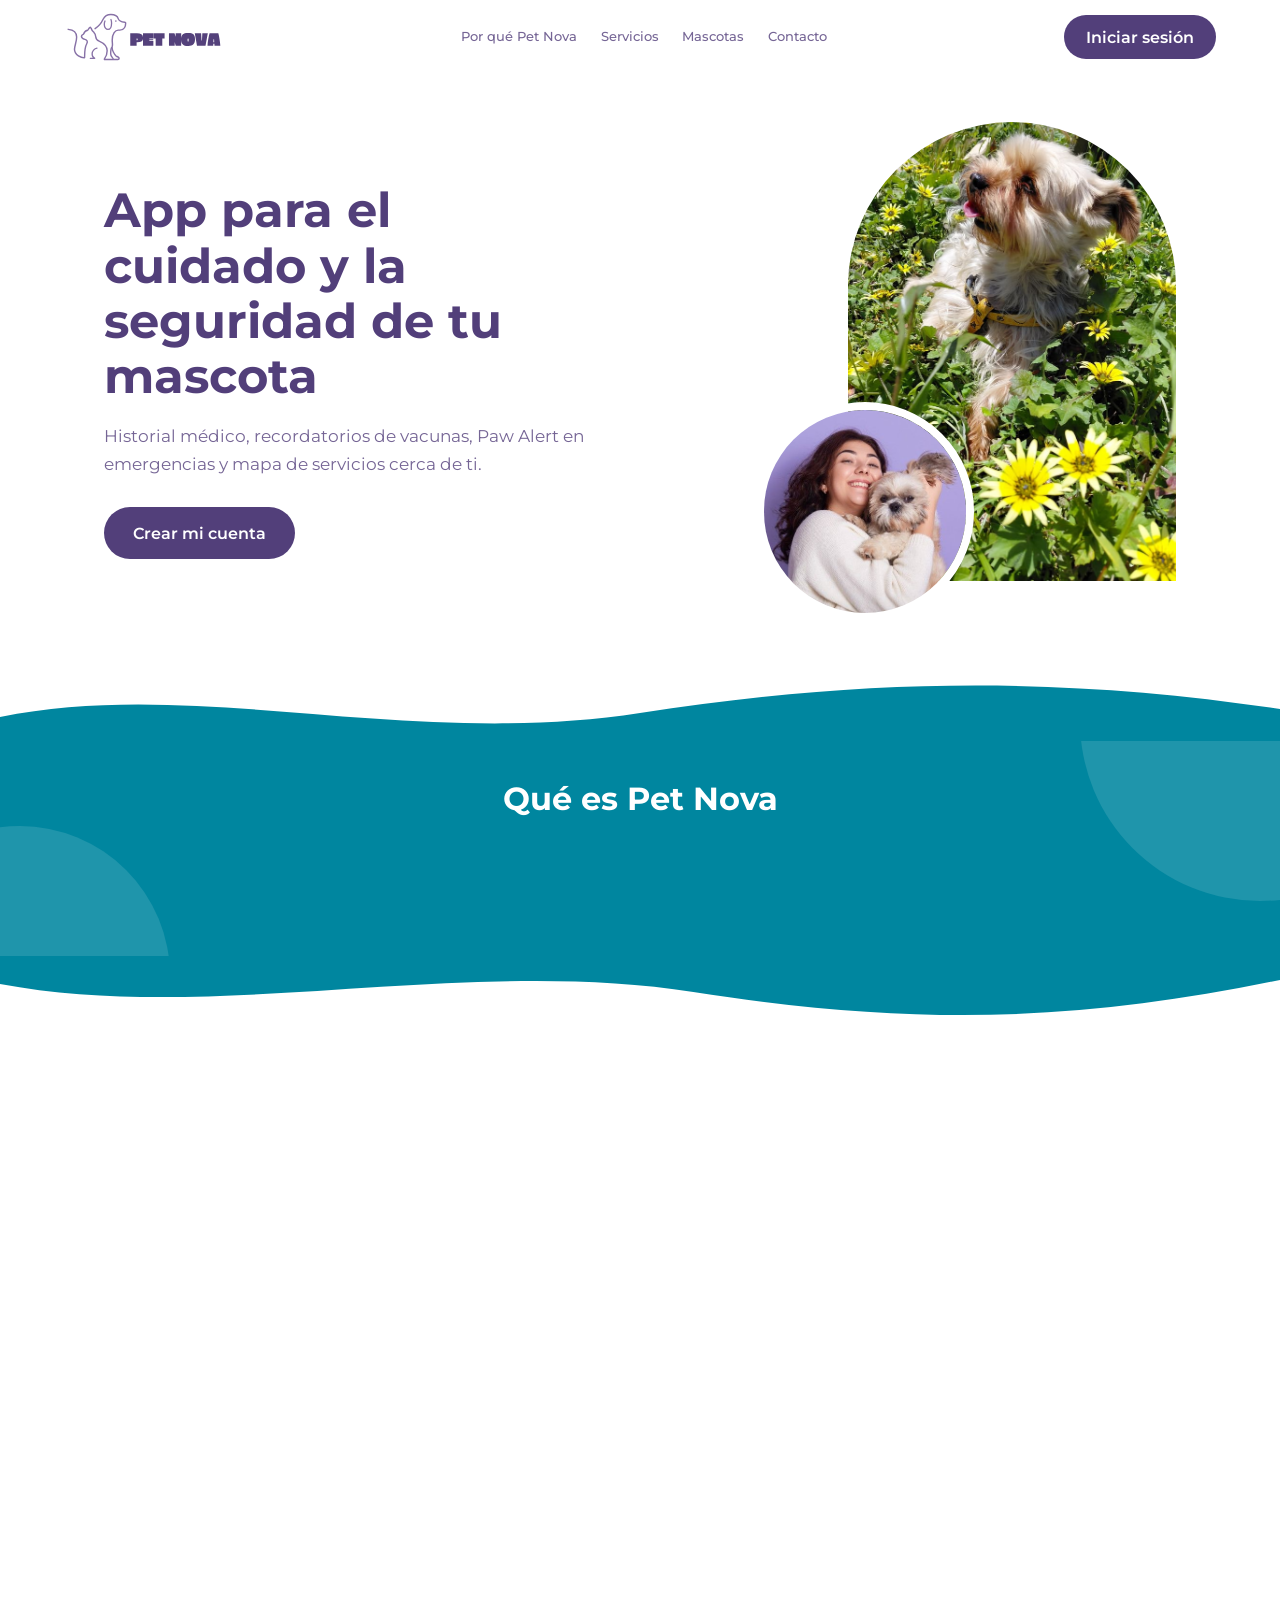
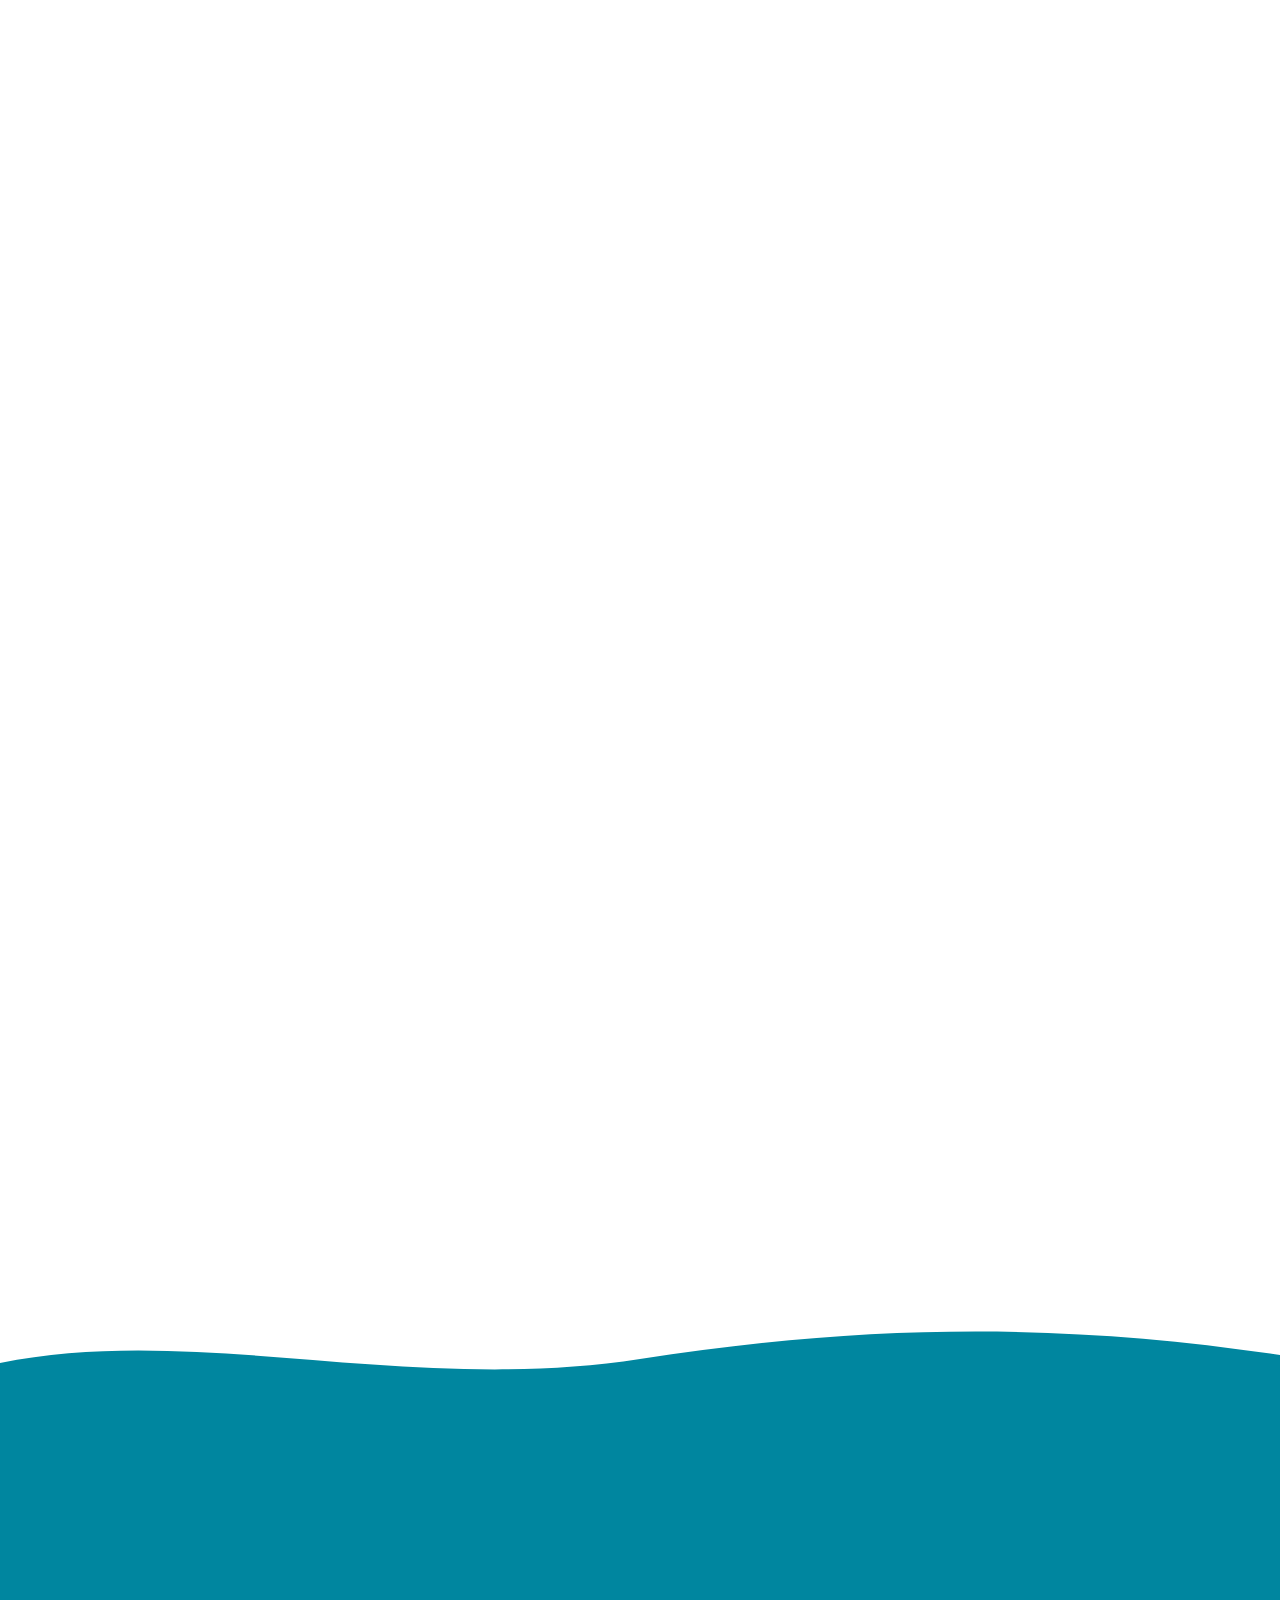
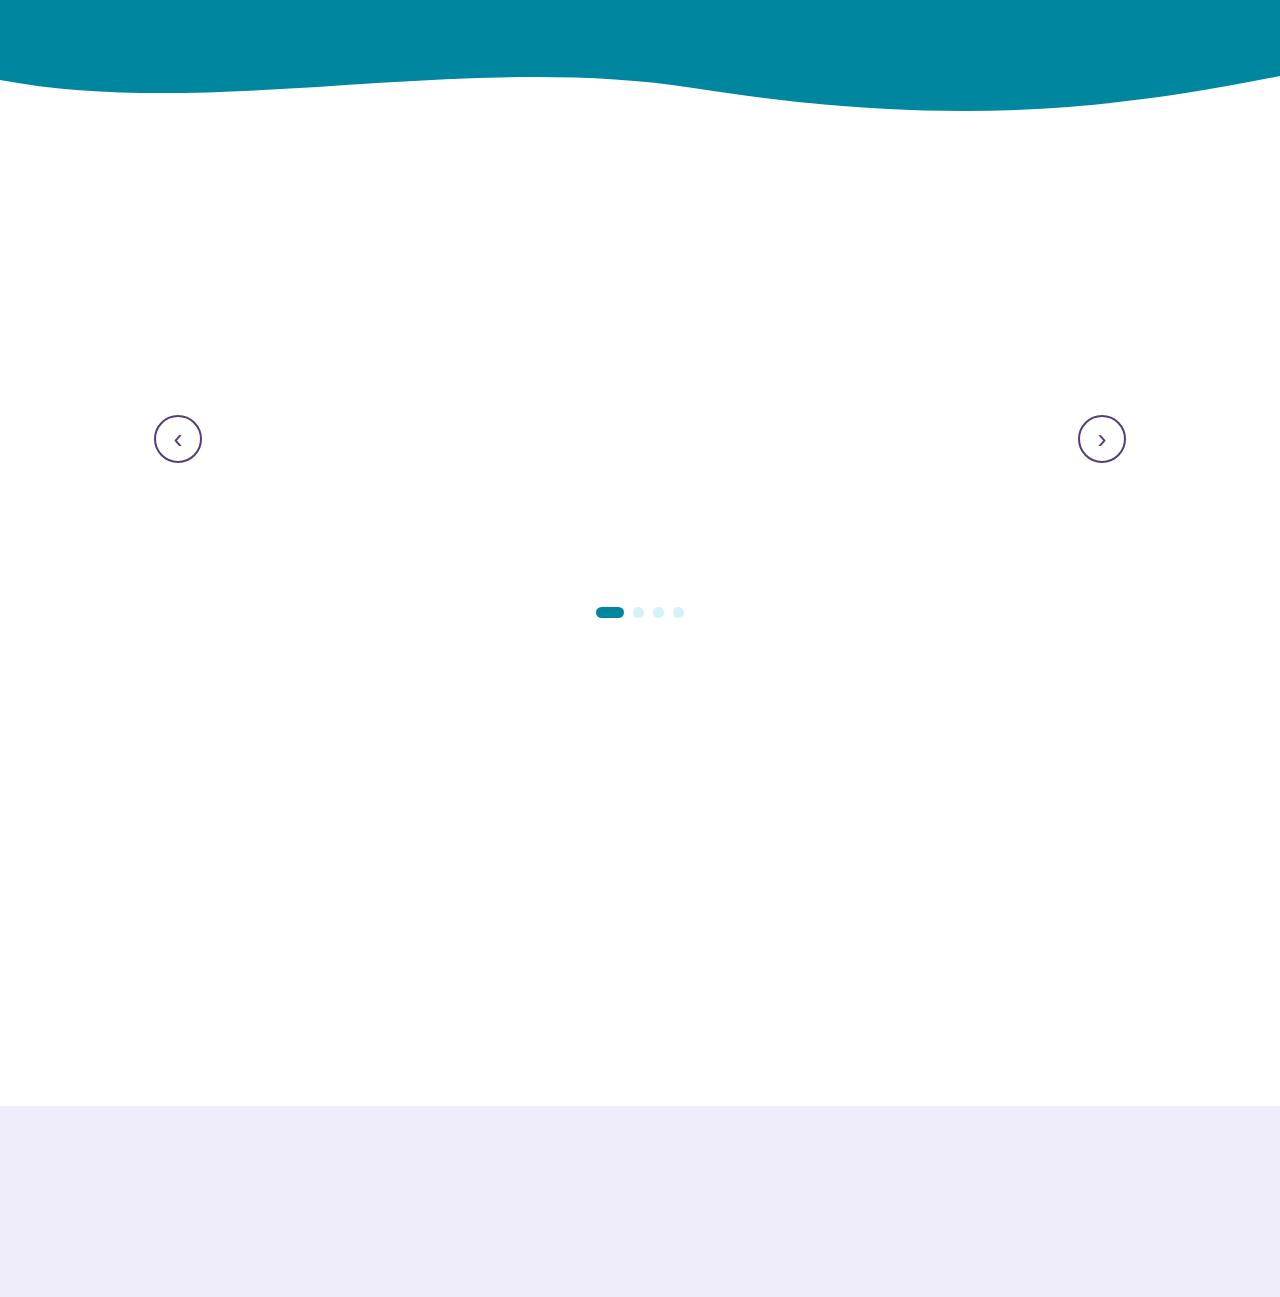
<file: index.html>
<!DOCTYPE html>
<html lang="es">
<head>
<meta charset="UTF-8">
<meta name="viewport" content="width=device-width, initial-scale=1">
<title>Pet Nova · Cuida la salud y seguridad de tu mascota</title>
<link rel="stylesheet" href="https://fonts.googleapis.com/css2?family=Montserrat:wght@400;500;600;700&display=swap">
<link rel="stylesheet" href="css/index.css">
</head>
<body>
<header class="topbar">
<a class="logo" href="index.html">
  <img class="logo__image" src="petnova-assets/vectorizador_de_imgenes_ia_gratis_82tcf4qeb79s5j7bquav.svg" alt="Pet Nova">
</a>
<button class="menu" type="button" aria-label="Abrir menú" aria-expanded="false" aria-controls="site-nav">☰</button>
<nav id="site-nav" aria-label="Principal">
<a href="#por-que">Por qué Pet Nova</a>
<a href="#servicios">Servicios</a>
<a href="#resenas">Mascotas</a>
<a href="#contacto">Contacto</a>
</nav>
<div class="topbar__contact">
<a class="btn btn-primary" href="login.html">Iniciar sesión</a>
</div>
</header>
<main>
<section class="hero">
<div class="hero__text">
<h1>App para el cuidado y la seguridad de tu mascota</h1>
<p class="lead">Historial médico, recordatorios de vacunas, Paw Alert en emergencias y mapa de servicios cerca de ti.</p>
<a class="btn btn-primary btn-lg" href="login.html#registro">Crear mi cuenta</a>
</div>
<div class="hero__frame">
<div class="arch"><img src="petnova-assets/0bec61dad5f0b657afa665d09a73fd9e.jpg" alt="Perro entre flores"></div>
<div class="disc"><img src="petnova-assets/288059be09abdf28ba1208e5145ce86f.jpg" alt="Gato mirando a la cámara"></div>
</div>
</section>
<div class="wave wave--to-band"></div>
<section class="band about">
<h2>Qué es Pet Nova</h2>
<p>Creemos que cada mascota merece el mejor comienzo. Desarrollamos herramientas para cuidar su salud, bienestar y felicidad, y te acompañamos durante cada etapa de su vida, desde cachorro hasta la edad adulta.</p>
</section>
<div class="wave wave--to-paper"></div>
<section class="section" id="por-que">
<h2>¿Por qué Pet Nova?</h2>
<p class="why-intro">Una plataforma integral que se rige por tres pilares fundamentales para el bienestar animal.</p>
<div class="cols3">
<article class="why"><div class="badge"><svg xmlns="http://www.w3.org/2000/svg" width="24" height="24" viewBox="0 0 24 24" fill="none" stroke="currentColor" stroke-width="2" stroke-linecap="round" stroke-linejoin="round" aria-hidden="true" focusable="false"><path d="M7 18v-6a5 5 0 1 1 10 0v6"/><path d="M5 21a1 1 0 0 0 1 1h12a1 1 0 0 0 1-1v-1a2 2 0 0 0-2-2H7a2 2 0 0 0-2 2z"/><path d="M21 12h1"/><path d="M18.5 4.5 18 5"/><path d="M2 12h1"/><path d="M12 2v1"/><path d="m4.929 4.929.707.707"/><path d="M12 12v6"/></svg></div><h3>1. Acción</h3><p>Activa Alerta Paw de forma inmediata y reporta extravíos para movilizar a la comunidad de La Chorrera cuando más se necesita.</p></article>
<article class="why"><div class="badge"><svg xmlns="http://www.w3.org/2000/svg" width="24" height="24" viewBox="0 0 24 24" fill="none" stroke="currentColor" stroke-width="2" stroke-linecap="round" stroke-linejoin="round" aria-hidden="true" focusable="false"><path d="M13 22h5a2 2 0 0 0 2-2V8a2.4 2.4 0 0 0-.706-1.706l-3.588-3.588A2.4 2.4 0 0 0 14 2H6a2 2 0 0 0-2 2v7"/><path d="M14 2v5a1 1 0 0 0 1 1h5"/><path d="M3.62 18.8A2.25 2.25 0 1 1 7 15.836a2.25 2.25 0 1 1 3.38 2.966l-2.626 2.856a1 1 0 0 1-1.507 0z"/></svg></div><h3>2. Prevención</h3><p>Dile adiós a la desinformación con consejos prácticos, guías de cuidado responsable y pautas claras sobre qué hacer.</p></article>
<article class="why"><div class="badge"><svg xmlns="http://www.w3.org/2000/svg" width="24" height="24" viewBox="0 0 24 24" fill="none" stroke="currentColor" stroke-width="2" stroke-linecap="round" stroke-linejoin="round" aria-hidden="true" focusable="false"><path d="M16 14v2.2l1.6 1"/><path d="M16 2v3"/><path d="M21 7.338V5a2 2 0 0 0-2-2H5a2 2 0 0 0-2 2v14a2 2 0 0 0 2 2h2.338"/><path d="M3 9h5.859"/><path d="M8 2v3"/><circle cx="16" cy="16" r="6"/></svg></div><h3>3. Organización</h3><p>Pet Nova te acompaña cada día: organiza el historial médico, el calendario de vacunas, el mapa y tus recuerdos en un solo lugar.</p></article>
</div>
</section>
<section class="section" id="servicios">
<h2>Servicios</h2>
<article class="service">
<div class="ph ph--alert"><img src="petnova-assets/pawalert-card.jpg" alt="Aviso de una mascota extraviada colocado en un árbol"></div>
<div class="service__text"><h3>Paw Alert</h3><p>Tu red de emergencia comunitaria en La Chorrera. Aquí podrás encontrar herramientas clave para la protección animal: reportes de <strong>pérdida de mascotas</strong> con la última ubicación y datos de contacto, además de un espacio seguro para realizar <strong>denuncias anónimas</strong> contra el maltrato o abandono.</p><a class="btn btn-primary" href="login.html#registro">Probar ahora</a></div>
</article>
<article class="service service--reverse">
<div class="ph ph--history"><img src="petnova-assets/historial-prev.jpg" alt="Veterinarios revisando a un cachorro"></div>
<div class="service__text"><h3>WeCare</h3><p>El centro de prevención y salud para tu compañero. Diseñado para combatir la desinformación y mantener el bienestar animal al día, incluye <strong>artículos sobre el cuidado</strong> responsable y un registro de <strong>jornadas de vacunación</strong> en la comunidad para que nunca se te pase una fecha importante.</p><a class="btn btn-primary" href="login.html#registro">Probar ahora</a></div>
</article>
<article class="service">
<div class="ph ph--moments"><img src="petnova-assets/moments-prev.jpg" alt="Persona compartiendo un momento cariñoso con su perro"></div>
<div class="service__text"><h3>My Pet</h3><p>Tu espacio de organización diaria y conexión en Panamá Oeste. Centraliza todo lo que necesitas en el día a día: interactúa en el muro de la <strong>comunidad</strong>, organiza la agenda en el <strong>Paw planner</strong>, descubre rutas y sitios recomendados con <strong>Huellitas al camino</strong>, y guarda los mejores recuerdos en <strong>Pet moments</strong>.</p><a class="btn btn-primary" href="login.html#registro">Probar ahora</a></div>
</article>
</section>
<div class="wave wave--to-band"></div>
<section class="band promo">
<h2>Crea tu cuenta gratis y registra a tu mascota hoy</h2>
<a class="btn btn-primary btn-lg" href="login.html#registro">Crear cuenta</a>
</section>
<div class="wave wave--to-paper"></div>
<section class="section" id="resenas">
<h2>Momentos de nuestras mascotas</h2>
<p class="pet-stories__intro">En Pet Nova podrás compartir esos maravillosos momentos con tu mascota.</p>
<div class="pet-carousel" role="region" aria-roledescription="carrusel" aria-label="Fotos y comentarios de mascotas">
<button class="pet-carousel__arrow pet-carousel__arrow--prev" type="button" aria-label="Mascota anterior"><span aria-hidden="true">‹</span></button>
<div class="pet-stories__viewport" tabindex="0" aria-live="polite">
<div class="pet-stories__track">
<article class="pet-story" role="group" aria-roledescription="diapositiva" aria-label="1 de 4" aria-hidden="false">
<figure class="pet-story__photo">
<img src="petnova-assets/luna-tomando-sol.jpg" alt="Luna, una gata negra descansando al sol entre el césped">
<figcaption>Luna</figcaption>
</figure>
<div class="pet-story__content">
<p class="pet-story__family">Familia de Luna</p>
<blockquote>“A Luna le encanta explorar el patio y descansar un ratito al sol.”</blockquote>
</div>
</article>
<article class="pet-story" role="group" aria-roledescription="diapositiva" aria-label="2 de 4" aria-hidden="true">
<figure class="pet-story__photo">
<img src="petnova-assets/6478763da5e1ee849a9651c42050b330.jpg" alt="Mujer abrazando a un perro golden retriever al aire libre">
<figcaption>Max</figcaption>
</figure>
<div class="pet-story__content">
<p class="pet-story__family">Familia de Max</p>
<blockquote>“Compartir un abrazo con Max al aire libre siempre mejora mi día.”</blockquote>
</div>
</article>
<article class="pet-story" role="group" aria-roledescription="diapositiva" aria-label="3 de 4" aria-hidden="true">
<figure class="pet-story__photo">
<img src="petnova-assets/b7324da1dbabae7e19b5b9daf60e83ea.jpg" alt="Hombre abrazando cariñosamente a un cachorro">
<figcaption>Nala</figcaption>
</figure>
<div class="pet-story__content">
<p class="pet-story__family">Familia de Nala</p>
<blockquote>“Los primeros abrazos de Nala ya son de mis recuerdos favoritos.”</blockquote>
</div>
</article>
<article class="pet-story" role="group" aria-roledescription="diapositiva" aria-label="4 de 4" aria-hidden="true">
<figure class="pet-story__photo">
<img src="petnova-assets/c8bfe4b14f09e82f643cf0b64be0927d.jpg" alt="Mujer compartiendo un momento con su perro al aire libre">
<figcaption>Toby</figcaption>
</figure>
<div class="pet-story__content">
<p class="pet-story__family">Familia de Toby</p>
<blockquote>“Disfrutar un momento al aire libre con Toby nunca pasa de moda.”</blockquote>
</div>
</article>
</div>
</div>
<button class="pet-carousel__arrow pet-carousel__arrow--next" type="button" aria-label="Siguiente mascota"><span aria-hidden="true">›</span></button>
</div>
<div class="pet-stories__dots" role="group" aria-label="Elegir mascota">
<button type="button" aria-label="Mostrar a Luna" aria-pressed="true" class="is-active"></button>
<button type="button" aria-label="Mostrar a Max" aria-pressed="false"></button>
<button type="button" aria-label="Mostrar a Nala" aria-pressed="false"></button>
<button type="button" aria-label="Mostrar a Toby" aria-pressed="false"></button>
</div>
</section>
<section class="section contact" id="contacto">
<div class="contact__text">
<h2>Siempre listos para ayudarte</h2>
<h3>Dirección</h3>
<p>La Chorrera, Panamá Oeste, Panamá</p>
<h3>Contacto</h3>
<p><a href="tel:1234567890">123-456-7890</a></p>
<p><a href="mailto:petnovitas2027@gmail.com">petnovitas2027@gmail.com</a></p>
</div>
<div class="map">
<iframe title="Mapa de La Chorrera, Panamá Oeste" loading="lazy" src="https://www.openstreetmap.org/export/embed.html?bbox=-79.82%2C8.86%2C-79.75%2C8.90&amp;layer=mapnik&amp;marker=8.88%2C-79.78"></iframe>
</div>
</section>
</main>
<footer class="footer">
<div>
<a class="logo" href="index.html">
  <img class="logo__image" src="petnova-assets/vectorizador_de_imgenes_ia_gratis_82tcf4qeb79s5j7bquav.svg" alt="Pet Nova">
</a>
<p>Cuidado y seguridad para tu mascota</p>
</div>
<div class="footer__contact">
<a href="tel:1234567890">123-456-7890</a>
<a href="mailto:petnovitas2027@gmail.com">petnovitas2027@gmail.com</a>
</div>
<div class="social">
<a href="http://www.facebook.com" aria-label="Facebook" rel="noopener">f</a>
<a href="http://www.instagram.com" aria-label="Instagram" rel="noopener">ig</a>
<a href="http://www.tiktok.com" aria-label="TikTok" rel="noopener">tt</a>
</div>
<p class="footer__copy">© Pet Nova by PetNovitasTeam</p>
</footer>
<script src="js/index.js"></script>
</body>
</html>
</file>
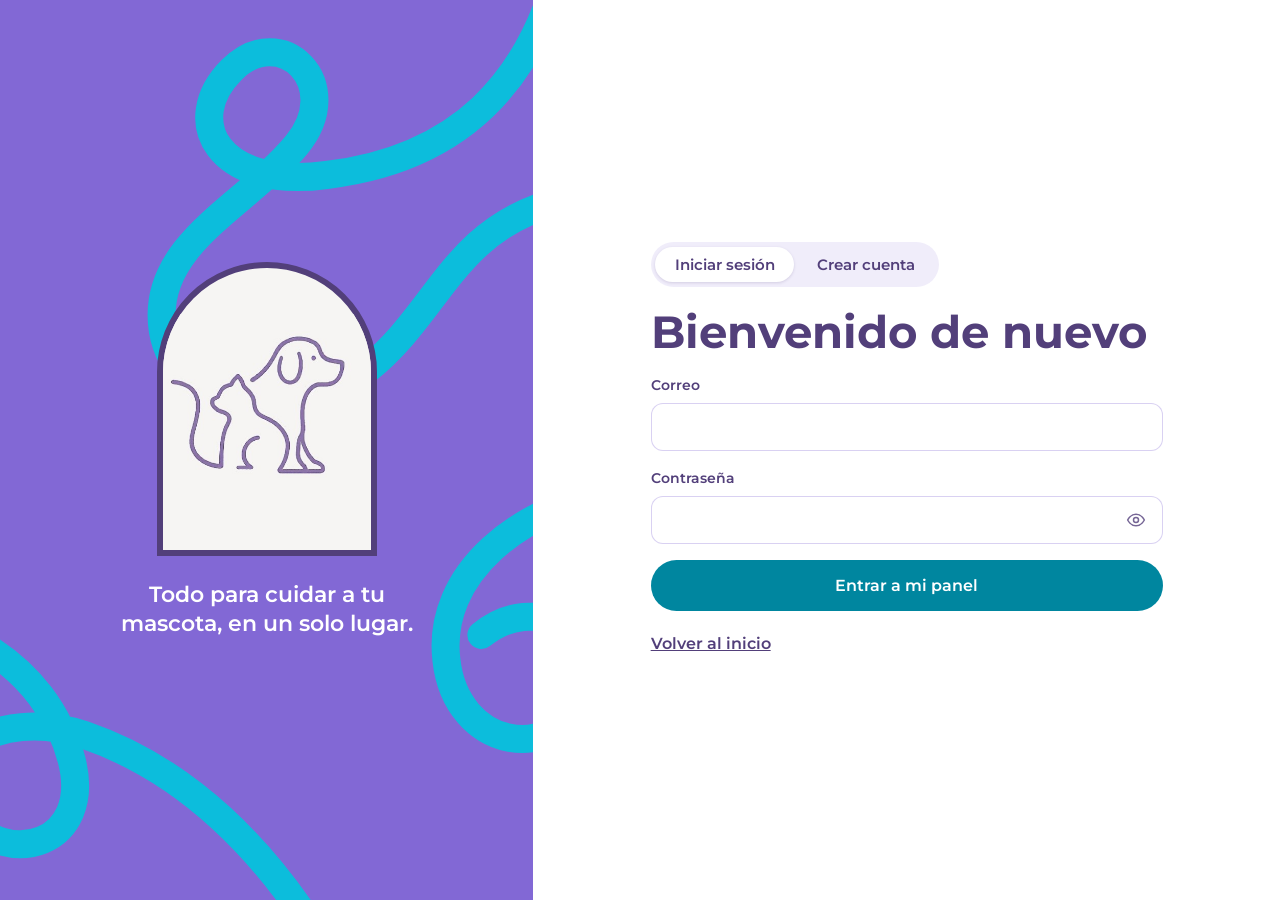
<file: dashboard.html>
<!DOCTYPE html>
<html lang="es">
<head>
<meta charset="UTF-8">
<meta name="viewport" content="width=device-width, initial-scale=1">
<title>Panel · Pet Nova</title>
<link rel="stylesheet" href="https://fonts.googleapis.com/css2?family=Montserrat:wght@400;500;600;700&display=swap">
<link rel="stylesheet" href="css/dashboard.css">
<link rel="stylesheet" href="css/account-panel.css">
</head>
<body>
<header class="topbar">
<a class="logo" href="dashboard.html">
  <img class="logo__image" src="petnova-assets/vectorizador_de_imgenes_ia_gratis_82tcf4qeb79s5j7bquav.svg" alt="Pet Nova">
</a>
<nav aria-label="Principal">
<div class="nav-dropdown">
<a href="pawalert.html" class="nav-dropdown__trigger">Paw Alert</a>
<div class="nav-dropdown__menu">
<a href="pawalert.html">Pérdida de mascotas</a>
<a href="pawalert.html#denuncia">Denuncias anónimas</a>
</div>
</div>
<div class="nav-dropdown">
<a href="wecare.html" class="nav-dropdown__trigger">We Care</a>
<div class="nav-dropdown__menu">
<a href="wecare.html#articulos">Artículos sobre el cuidado</a>
<a href="wecare.html#jornadas">Jornadas de vacunación</a>
</div>
</div>
<div class="nav-dropdown">
<a href="mypets.html" class="nav-dropdown__trigger">My Pet</a>
<div class="nav-dropdown__menu">
<a href="mypets.html#community">Comunidad</a>
<a href="mypets.html#planner">Paw planner</a>
<a href="mypets.html#mapview">Huellitas al camino</a>
<a href="moments.html">Pet moments</a>
</div>
</div>
<a href="perfil.html" class="profile-avatar" id="profile-avatar" aria-label="Abrir perfil" title="Perfil"></a>
</nav>
</header>
<main class="dashboard-page">
<div class="dashboard-cover" role="img" aria-label="Foto de perfil de la mascota">
  <img class="dashboard-cover__image" id="dashboard-cover-image" alt="" hidden>
</div>
<div class="dashboard-content">
  <section class="profile-card" aria-labelledby="hello">
    <div class="dashboard-avatar-wrap">
      <div class="dashboard-avatar" id="dashboard-avatar" aria-hidden="true"></div>
      <button class="dashboard-avatar-edit" id="edit-profile-photo" type="button" aria-label="Editar la foto de perfil de la mascota" title="Editar foto" hidden>
        <svg viewBox="0 0 24 24" aria-hidden="true" focusable="false"><path d="m16 5 3 3M4 20l4.2-.8L19 8.4a2.1 2.1 0 0 0-3-3L5.2 16.2 4 20Z"/></svg>
      </button>
    </div>
    <span class="profile-pill">TU FAMILIA PET NOVA</span>
    <h1 id="hello">Hola</h1>
    <p class="profile-intro">Un espacio para cuidar y celebrar a quienes más quieres.</p>
    <div class="profile-contact">
      <div>
        <span class="profile-contact__label">CUENTA</span>
        <p class="owner" id="owner"></p>
      </div>
      <a class="profile-edit" href="perfil.html">Editar perfil <span aria-hidden="true">→</span></a>
    </div>
  </section>

  <div class="dashboard-grid">
    <section class="dashboard-card family-card" aria-labelledby="family-title">
      <h2 id="family-title">Sobre tu familia</h2>
      <dl class="family-details">
        <div><dt>Mascotas registradas</dt><dd><span id="n-pets">0</span></dd></div>
        <div><dt>Teléfono</dt><dd id="owner-phone">Aún no agregado</dd></div>
        <div><dt>Ciudad</dt><dd id="owner-city">Aún no agregada</dd></div>
      </dl>
      <a class="text-link" href="perfil.html">Ver información del perfil <span aria-hidden="true">→</span></a>
    </section>

    <section class="dashboard-card wellness-card" aria-labelledby="wellness-title">
      <h2 id="wellness-title">Bienestar y seguridad</h2>
      <a class="wellness-item" href="perfil.html">
        <span class="wellness-item__number" id="n-todo">0</span>
        <span><strong>Revisiones pendientes</strong><small>Vacunas o condiciones por revisar</small></span>
        <span class="wellness-item__arrow" aria-hidden="true">→</span>
      </a>
      <a class="wellness-item wellness-item--safe" id="alert-card" href="pawalert.html">
        <span class="wellness-item__number" id="n-alerts">0</span>
        <span><strong>Paw Alert</strong><small id="alert-text">Alertas activas: todas a salvo</small></span>
        <span class="wellness-item__arrow" aria-hidden="true">→</span>
      </a>
    </section>
  </div>

  <section class="dashboard-card pets-panel" aria-labelledby="pets-title">
    <header class="dashboard-section-heading">
      <div><span class="section-kicker">CUIDADO DIARIO</span><h2 id="pets-title">Tus mascotas</h2></div>
      <a class="text-link" href="perfil.html">Administrar mascotas <span aria-hidden="true">→</span></a>
    </header>
    <section class="pets" id="pet-list" aria-label="Mascotas registradas"></section>
  </section>

  <section class="dashboard-card quick-panel" aria-labelledby="quick-title">
    <header class="dashboard-section-heading">
      <div><span class="section-kicker">A MANO PARA TI</span><h2 id="quick-title">Accesos rápidos</h2></div>
    </header>
    <section class="quick">
      <a class="btn btn-primary" href="perfil.html">Agregar mascota</a>
      <a class="btn btn-ghost" href="moments.html">Ver Pet Moments</a>
      <a class="btn btn-sos" href="pawalert.html">Activar Paw Alert</a>
    </section>
  </section>
</div>
</main>
<dialog class="photo-editor" id="photo-editor" aria-labelledby="photo-editor-title">
  <form class="photo-editor__form">
    <header class="photo-editor__header">
      <div><span class="section-kicker">FOTO DE PERFIL</span><h2 id="photo-editor-title">Ajustar foto</h2></div>
      <button class="photo-editor__close" type="button" data-photo-close aria-label="Cerrar">×</button>
    </header>
    <p class="photo-editor__hint">Arrastra la imagen para encuadrarla. Usa el control para acercar o alejar.</p>
    <div class="photo-editor__crop" id="photo-editor-crop" tabindex="0" aria-label="Arrastra para ajustar la imagen o usa las flechas del teclado">
      <img id="photo-editor-preview" alt="" hidden>
      <span class="photo-editor__placeholder" id="photo-editor-placeholder">Selecciona una foto para empezar</span>
    </div>
    <label class="photo-editor__zoom" for="photo-editor-zoom">Zoom<input id="photo-editor-zoom" type="range" min="1" max="3" step="0.01" value="1" disabled></label>
    <label class="photo-editor__upload">Elegir otra foto<input id="photo-editor-file" type="file" accept="image/*"></label>
    <p class="photo-editor__error" id="photo-editor-error" role="alert" hidden></p>
    <div class="photo-editor__actions">
      <button class="photo-editor__cancel" type="button" data-photo-close>Cancelar</button>
      <button class="photo-editor__save" type="submit" disabled>Guardar foto</button>
    </div>
  </form>
</dialog>
<footer class="footer"><p>© Pet Nova by PetNovitasTeam · La Chorrera, Panamá Oeste</p></footer>
<script src="js/storage.js"></script>
<script src="js/profile-avatar.js"></script>
<script src="js/account-panel.js"></script>
<script src="js/dashboard.js"></script>
</body>
</html>
</file>
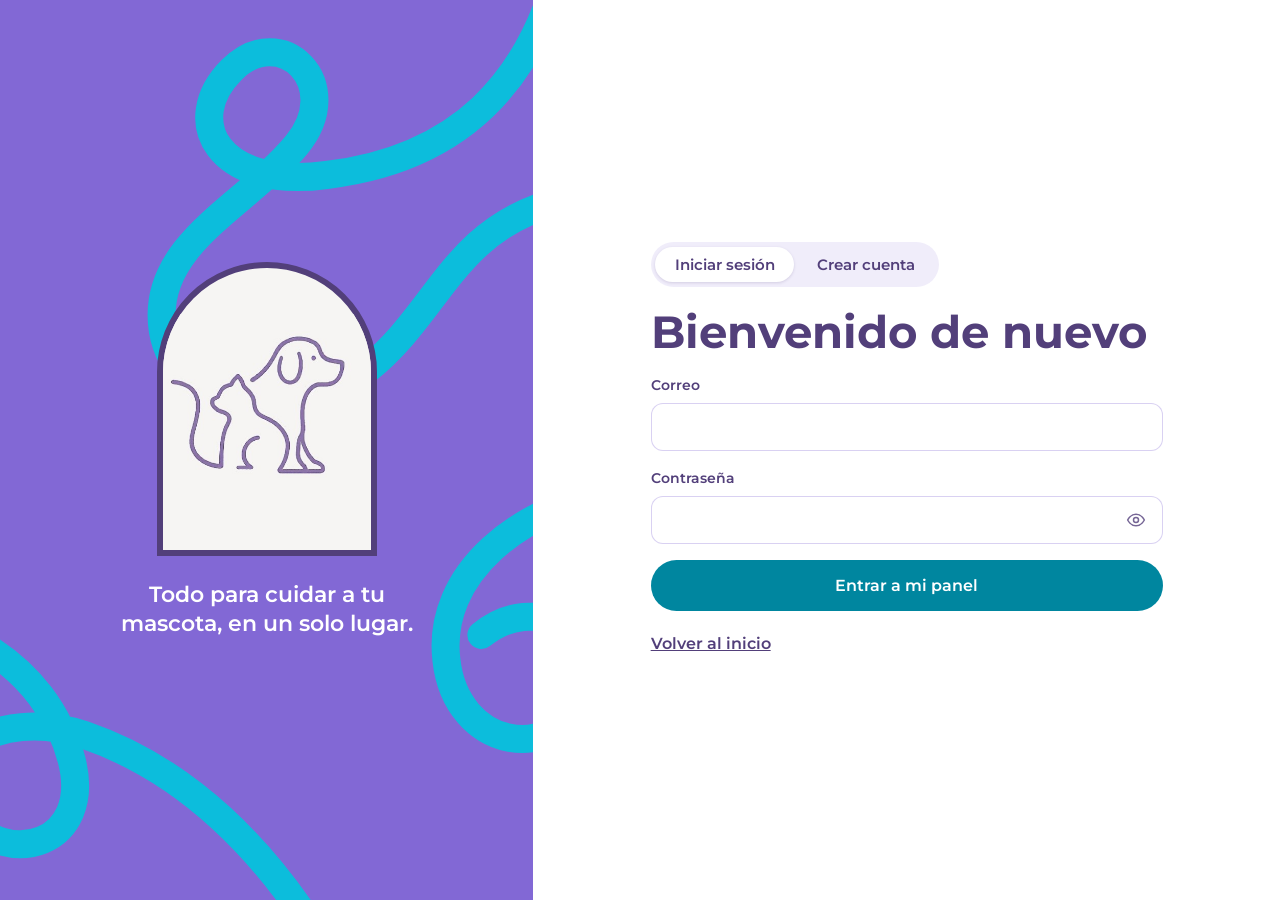
<file: login.html>
<!DOCTYPE html>
<html lang="es">
<head>
<meta charset="UTF-8">
<meta name="viewport" content="width=device-width, initial-scale=1">
<title>Iniciar sesión · Pet Nova</title>
<link rel="stylesheet" href="https://fonts.googleapis.com/css2?family=Montserrat:wght@400;500;600;700&display=swap">
<link rel="stylesheet" href="css/login.css">
</head>
<body>
<main class="auth">
<aside class="auth__side">
<div class="arch">
  <img class="arch__image" src="petnova-assets/logo en fondo blanco.jpg" alt="Logo de Pet Nova con ilustración de perro y gato">
</div>
<p>Todo para cuidar a tu mascota, en un solo lugar.</p>
</aside>
<section class="auth__main">
<div class="tabs" role="tablist">
<button type="button" role="tab" id="tab-login" class="tab is-on" aria-selected="true">Iniciar sesión</button>
<button type="button" role="tab" id="tab-register" class="tab" aria-selected="false">Crear cuenta</button>
</div>
<form id="login-form">
<h1>Bienvenido de nuevo</h1>
<label>Correo<input type="email" name="email" required autocomplete="email"></label>
<label>Contraseña
  <span class="password-field">
    <input type="password" name="password" required autocomplete="current-password">
    <button class="password-toggle" type="button" aria-label="Mostrar contraseña" aria-pressed="false" data-password-toggle>
      <svg class="icon-eye" viewBox="0 0 24 24" aria-hidden="true"><path d="M2 12s3.6-7 10-7 10 7 10 7-3.6 7-10 7S2 12 2 12Z"/><circle cx="12" cy="12" r="3"/></svg>
      <svg class="icon-eye-off" viewBox="0 0 24 24" aria-hidden="true"><path d="m3 3 18 18M10.6 10.6a2 2 0 0 0 2.8 2.8"/><path d="M9.9 5.2A10.7 10.7 0 0 1 12 5c6.4 0 10 7 10 7a15.7 15.7 0 0 1-3.1 3.8M6.2 6.2C3.5 8 2 12 2 12s3.6 7 10 7a10.5 10.5 0 0 0 4-.8"/></svg>
    </button>
  </span>
</label>
<p class="msg" id="login-msg" role="alert" hidden></p>
<button class="btn btn-primary btn-lg">Entrar a mi panel</button>
</form>
<form id="register-form" hidden>
<h1>Crea tu cuenta</h1>
<ol class="stepper">
<li data-dot="1" class="current">Perfil de la mascota</li>
<li data-dot="2">Historial médico</li>
<li data-dot="3">Tus datos</li>
</ol>
<fieldset data-step="1">
<legend>Perfil de la mascota</legend>
<label>Nombre de la mascota<input type="text" name="petName" required maxlength="30"></label>
<label>Especie<select name="species"><option>Perro</option><option>Gato</option><option>Ave</option><option>Otro</option></select></label>
<div class="pair">
<label>Edad<input type="text" name="age" required maxlength="20" placeholder="Ej. 3 años"></label>
<label>Peso (kg)<input type="number" name="weight" min="0" max="200" step="0.1"></label>
</div>
<div class="photo-upload">
  <label for="photo">Foto (opcional)<input type="file" name="photo" id="photo" accept="image/*"></label>
  <div class="preview" id="preview" aria-live="polite">🐾</div>
</div>
<div class="nav"><button type="button" class="btn btn-primary" data-next>Siguiente</button></div>
</fieldset>
<fieldset data-step="2" hidden>
<legend>Historial médico</legend>
<label>Estado de vacunación<select name="vaccination"><option>Al día</option><option>Pendientes</option><option>Sin vacunas</option><option>No estoy seguro</option></select></label>
<label>Condición especial<input type="text" name="condition" maxlength="80" placeholder="Ej. Displasia de cadera"></label>
<label>Notas médicas<textarea name="notes" rows="3" maxlength="300" placeholder="Alergias, medicamentos, indicaciones del veterinario"></textarea></label>
<div class="nav"><button type="button" class="btn btn-ghost" data-back>Atrás</button><button type="button" class="btn btn-primary" data-next>Siguiente</button></div>
</fieldset>
<fieldset data-step="3" hidden>
<legend>Tus datos</legend>
<label>Nombre completo<input type="text" name="ownerName" required autocomplete="name"></label>
<label>Correo<input type="email" name="email" required autocomplete="email"></label>
<div class="pair">
<label>Teléfono<input type="tel" name="phone" required autocomplete="tel"></label>
<label>Ciudad<input type="text" name="city" required autocomplete="address-level2"></label>
</div>
<label>Contraseña (mínimo 8 caracteres)
  <span class="password-field">
    <input type="password" name="password" required minlength="8" autocomplete="new-password">
    <button class="password-toggle" type="button" aria-label="Mostrar contraseña" aria-pressed="false" data-password-toggle>
      <svg class="icon-eye" viewBox="0 0 24 24" aria-hidden="true"><path d="M2 12s3.6-7 10-7 10 7 10 7-3.6 7-10 7S2 12 2 12Z"/><circle cx="12" cy="12" r="3"/></svg>
      <svg class="icon-eye-off" viewBox="0 0 24 24" aria-hidden="true"><path d="m3 3 18 18M10.6 10.6a2 2 0 0 0 2.8 2.8"/><path d="M9.9 5.2A10.7 10.7 0 0 1 12 5c6.4 0 10 7 10 7a15.7 15.7 0 0 1-3.1 3.8M6.2 6.2C3.5 8 2 12 2 12s3.6 7 10 7a10.5 10.5 0 0 0 4-.8"/></svg>
    </button>
  </span>
</label>
<p class="msg" id="register-msg" role="alert" hidden></p>
<div class="nav"><button type="button" class="btn btn-ghost" data-back>Atrás</button><button class="btn btn-primary">Crear cuenta</button></div>
</fieldset>
</form>
<a class="back" href="index.html">Volver al inicio</a>
</section>
</main>
<script src="js/storage.js"></script>
<script src="js/login.js"></script>
</body>
</html>
</file>
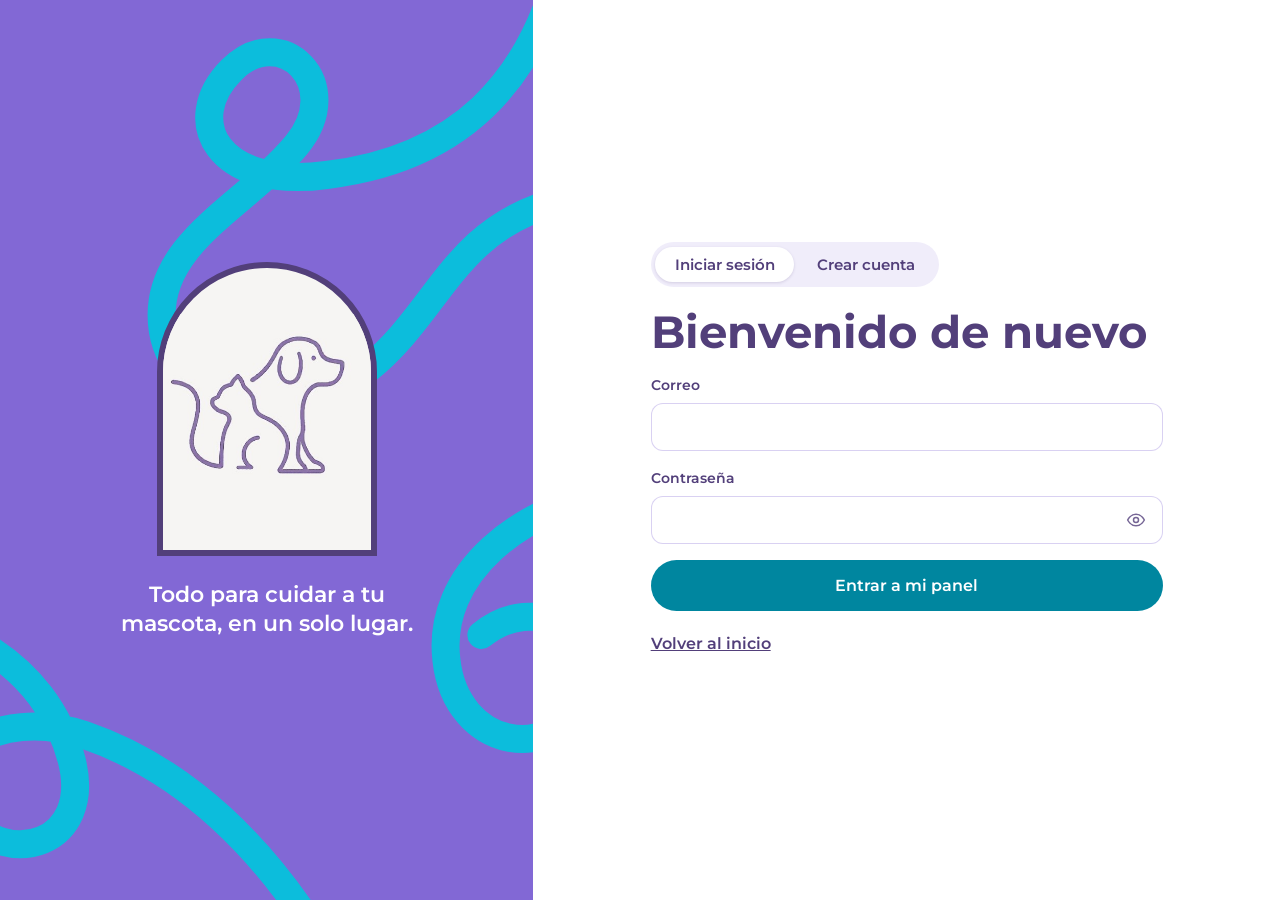
<file: pawalert.html>
<!DOCTYPE html>
<html lang="es">
<head>
<meta charset="UTF-8">
<meta name="viewport" content="width=device-width, initial-scale=1">
<title>Paw Alert · Pet Nova</title>
<link rel="stylesheet" href="https://fonts.googleapis.com/css2?family=Montserrat:wght@400;500;600;700&display=swap">
<link rel="stylesheet" href="css/pawalert.css">
<link rel="stylesheet" href="css/account-panel.css">
</head>
<body>
<header class="topbar">
<a class="logo" href="dashboard.html">
  <img class="logo__image" src="petnova-assets/vectorizador_de_imgenes_ia_gratis_82tcf4qeb79s5j7bquav.svg" alt="Pet Nova">
</a>
<nav aria-label="Principal">
<div class="nav-dropdown">
<a href="pawalert.html" class="nav-dropdown__trigger active" aria-current="page">Paw Alert</a>
<div class="nav-dropdown__menu">
<a href="pawalert.html">Pérdida de mascotas</a>
<a href="pawalert.html#denuncia">Denuncias anónimas</a>
</div>
</div>
<div class="nav-dropdown">
<a href="wecare.html" class="nav-dropdown__trigger">We Care</a>
<div class="nav-dropdown__menu">
<a href="wecare.html#articulos">Artículos sobre el cuidado</a>
<a href="wecare.html#jornadas">Jornadas de vacunación</a>
</div>
</div>
<div class="nav-dropdown">
<a href="mypets.html" class="nav-dropdown__trigger">My Pet</a>
<div class="nav-dropdown__menu">
<a href="mypets.html#community">Comunidad</a>
<a href="mypets.html#planner">Paw planner</a>
<a href="mypets.html#mapview">Huellitas al camino</a>
<a href="moments.html">Pet moments</a>
</div>
</div>
<a href="perfil.html" class="profile-avatar" id="profile-avatar" aria-label="Abrir perfil" title="Perfil"></a>
</nav>
</header>
<main class="page">
<div class="tabs" role="tablist" aria-label="Funciones de Paw Alert">
<button type="button" role="tab" id="tab-lost" class="tab is-on" aria-selected="true" aria-controls="panel-lost">Mascotas perdidas</button>
<button type="button" role="tab" id="tab-report" class="tab" aria-selected="false" aria-controls="panel-report">Denuncia anónima</button>
</div>
<div id="panel-lost" role="tabpanel" aria-labelledby="tab-lost">
<div class="alerts-heading">
<div>
<h1>Mascotas perdidas</h1>
<p class="muted">Revisa los reportes y ayuda a que cada mascota vuelva con su familia.</p>
</div>
<button class="btn btn-sos" type="button" data-open-lost>Reportar mi mascota perdida</button>
</div>
<p class="note" id="alerts-error" role="alert" hidden></p>
<section id="alerts" aria-live="polite">
  <article class="card alert-card demo-card">
    <img class="alert-photo" src="petnova-assets/pawalert-ejemplo-1.jpg" alt="Ejemplo de Nube, perro blanco y canela con collar amarillo">
    <div class="alert-content">
      <span class="alert-tag example-tag">Ejemplo</span>
      <h3>Nube · Perro</h3>
      <p class="muted">Última vez visto: Parque Central, La Chorrera · Hoy, 8:00 a. m.</p>
      <p>Perro pequeño de pelaje blanco y canela, con collar amarillo.</p>
      <p>Contacto de ejemplo</p>
      <button class="btn btn-primary" type="button" data-sample-found="0">Encontré esta mascota</button>
    </div>
  </article>
  <article class="card alert-card demo-card">
    <img class="alert-photo" src="petnova-assets/pawalert-ejemplo-2.jpg" alt="Ejemplo de Bruno, perro blanco y canela sentado en un sendero arbolado">
    <div class="alert-content">
      <span class="alert-tag example-tag">Ejemplo</span>
      <h3>Bruno · Perro</h3>
      <p class="muted">Última vez visto: Barrio Colón, cerca de la escuela · Ayer, 6:30 p. m.</p>
      <p>Perro pequeño blanco y canela, con collar oscuro; estaba sentado en un sendero arbolado.</p>
      <p>Contacto de ejemplo</p>
      <button class="btn btn-primary" type="button" data-sample-found="1">Encontré esta mascota</button>
    </div>
  </article>
  <article class="card alert-card demo-card">
    <img class="alert-photo" src="petnova-assets/pawalert-ejemplo-3.jpg" alt="Ejemplo de Michi, gato blanco y naranja recostado en un rincón iluminado">
    <div class="alert-content">
      <span class="alert-tag example-tag">Ejemplo</span>
      <h3>Michi · Gato</h3>
      <p class="muted">Última vez visto: Residencial La Arboleda · Hoy, 10:15 a. m.</p>
      <p>Gato blanco y naranja, recostado tranquilamente en un rincón iluminado.</p>
      <p>Contacto de ejemplo</p>
      <button class="btn btn-primary" type="button" data-sample-found="2">Encontré esta mascota</button>
    </div>
  </article>
</section>
<p class="note" id="found-note" role="status" hidden></p>
<dialog class="lost-dialog" id="lost-dialog" aria-labelledby="lost-dialog-title">
<div class="lost-report">
<button class="dialog-close" type="button" data-close-lost aria-label="Cerrar">×</button>
<h2 id="lost-dialog-title">Mi mascota se perdió</h2>
<p class="note" id="form-note" hidden></p>
<p class="note" id="alert-error" role="alert" hidden></p>
<form class="report" id="alert-form">
<label>Mascota<select name="pet" id="pet-select"></select></label>
<label>Último lugar donde la viste<input type="text" name="place" required placeholder="Ej. Parque Municipal, La Chorrera"></label>
<label>Hora aproximada<input type="datetime-local" name="when"></label>
<label>Detalles que ayuden a reconocerla<textarea name="notes" rows="3" placeholder="Collar azul, responde a su nombre"></textarea></label>
<label>Foto de la mascota<input type="file" name="photo" accept="image/*"></label>
<p class="photo-help">Si ya tiene una foto en Perfil, la usaremos automáticamente. Si no, sube una aquí.</p>
<label>Teléfono de contacto<input type="tel" name="phone" required></label>
<div class="lost-actions">
<button class="btn btn-ghost" type="button" data-close-lost>Cancelar</button>
<button class="btn btn-sos btn-lg" type="submit">Activar Paw Alert</button>
</div>
</form>
</div>
</dialog>
<dialog class="found-dialog" id="found-dialog" aria-labelledby="found-dialog-title">
<form class="found-report" id="found-form">
<button class="dialog-close" type="button" data-close-found aria-label="Cerrar">×</button>
<h2 id="found-dialog-title">Encontré esta mascota</h2>
<div class="found-pet-preview" id="found-pet-preview"></div>
<p class="note" id="found-form-error" role="alert" hidden></p>
<input type="hidden" name="petId">
<input type="hidden" name="ownerId">
<label>Estado de la mascota
<select name="state" required>
<option value="">Selecciona una situación</option>
<option>Resguardada en casa temporal</option>
<option>Vista en la calle</option>
<option>Herida o necesita rescate urgente</option>
</select></label>
<label>Especie
<select name="species" required>
<option value="">Selecciona una especie</option>
<option>Perro</option><option>Gato</option><option>Ave</option><option>Otro</option>
</select></label>
<label>Raza y descripción física<input type="text" name="breedDescription" required maxlength="180" placeholder="Raza aproximada, color y tamaño"></label>
<label>Señas particulares<input type="text" name="marks" maxlength="180" placeholder="Collar, placa, pañuelo, cicatrices o marcas"></label>
<label>Ubicación exacta<input type="text" name="place" required maxlength="180" placeholder="Barriada, calle o punto de referencia"></label>
<label>Hora aproximada<input type="datetime-local" name="when"></label>
<label>Evidencia visual (foto o video)<input type="file" name="evidence" accept="image/*,video/*" required></label>
<p class="photo-help">Los videos deben pesar 2 MB o menos.</p>
<label>Notas adicionales<textarea name="notes" rows="3" maxlength="500" placeholder="Comportamiento, salud aparente u otros detalles"></textarea></label>
<label>Tu nombre o alias<input type="text" name="reporterName" required maxlength="80"></label>
<label>Teléfono o WhatsApp<input type="tel" name="phone" required maxlength="30"></label>
<div class="found-actions">
<button class="btn btn-ghost" type="button" data-close-found>Cancelar</button>
<button class="btn btn-primary" type="submit">Enviar aviso</button>
</div>
</form>
</dialog>
<h2>Qué hacer mientras la buscas</h2>
<ol class="steps">
<li>Revisa los alrededores del último lugar donde la viste.</li>
<li>Pregunta a vecinos y comercios cercanos, y muéstrales su foto.</li>
<li>Llama a las veterinarias de la zona.</li>
<li>Mantén tu teléfono disponible.</li>
</ol>
</div>
<div id="panel-report" role="tabpanel" aria-labelledby="tab-report" hidden>
<div class="report-head">
<h1>Denuncia anónima</h1>
<p class="muted">Avisa sobre maltrato, abandono u otras situaciones que afecten a un animal.</p>
</div>
<div class="notice">
<div class="notice__icon"><svg width="20" height="20" viewBox="0 0 24 24" fill="none" stroke="currentColor" stroke-width="2" stroke-linecap="round" stroke-linejoin="round" aria-hidden="true"><path d="M12 3l7 3v5c0 4.5-3 8.2-7 10-4-1.8-7-5.5-7-10V6l7-3z"/><path d="M9.5 12l2 2 3.5-4"/></svg></div>
<div>
<strong>100 % anónimo</strong>
<p>Nunca pedimos ni guardamos tu nombre, tu correo ni ningún dato que te identifique.</p>
</div>
</div>
<form class="card report-card" id="anon-form" novalidate>
<label>Tipo de denuncia
<select name="type">
<option value="maltrato">Maltrato animal</option>
<option value="abandono">Abandono o descuido</option>
<option value="trafico">Venta o tráfico ilegal de animales</option>
<option value="herido">Animal herido o en peligro</option>
<option value="otro">Otro</option>
</select>
</label>
<label>Descripción
<textarea name="description" rows="4" maxlength="2000" placeholder="Describe lo que observaste con el mayor detalle posible"></textarea>
</label>
<label>Ubicación (opcional)
<input type="text" name="location" maxlength="200" placeholder="Dirección o punto de referencia">
</label>
<label>Ciudad (opcional)
<input type="text" name="city" maxlength="100" placeholder="Ciudad">
</label>
<p class="msg" id="anon-msg" role="alert" hidden></p>
<div class="form-actions">
<button type="button" class="btn btn-ghost" id="anon-cancel">Cancelar</button>
<button class="btn btn-primary" id="anon-send">Enviar denuncia</button>
</div>
</form>
<div class="card thanks" id="anon-thanks" hidden>
<h2>Gracias por avisar</h2>
<p>Tu denuncia se envió de forma anónima. No guardamos ningún dato que te identifique.</p>
<button type="button" class="btn btn-ghost" id="anon-again">Hacer otra denuncia</button>
</div>
</div>
<div class="toast" id="toast" role="status" aria-live="polite"></div>
</main>
<footer class="footer"><p>© Pet Nova by PetNovitasTeam · La Chorrera, Panamá Oeste</p></footer>
<script src="js/storage.js"></script>
<script src="js/profile-avatar.js"></script>
<script src="js/account-panel.js"></script>
<script src="js/pawalert.js"></script>
<script src="js/denuncias.js"></script>
</body>
</html>
</file>
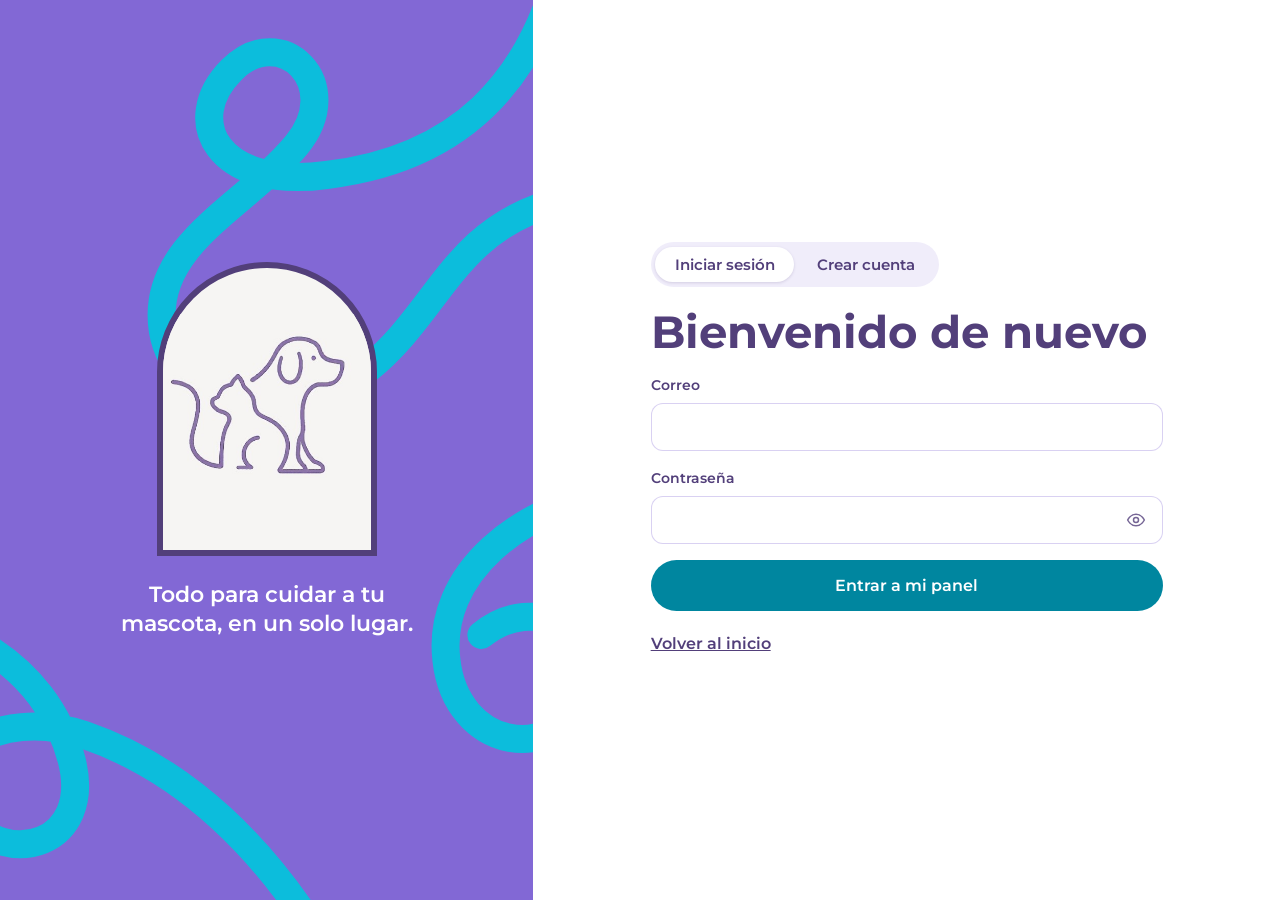
<file: perfil.html>
<!DOCTYPE html>
<html lang="es">
<head>
<meta charset="UTF-8">
<meta name="viewport" content="width=device-width, initial-scale=1">
<title>Perfil · Pet Nova</title>
<link rel="stylesheet" href="https://fonts.googleapis.com/css2?family=Montserrat:wght@400;500;600;700&display=swap">
<link rel="stylesheet" href="css/perfil.css">
<link rel="stylesheet" href="css/account-panel.css">
</head>
<body>
<header class="topbar">
<a class="logo" href="dashboard.html">
  <img class="logo__image" src="petnova-assets/vectorizador_de_imgenes_ia_gratis_82tcf4qeb79s5j7bquav.svg" alt="Pet Nova">
</a>
<nav aria-label="Principal">
<div class="nav-dropdown">
<a href="pawalert.html" class="nav-dropdown__trigger">Paw Alert</a>
<div class="nav-dropdown__menu">
<a href="pawalert.html">Pérdida de mascotas</a>
<a href="pawalert.html#denuncia">Denuncias anónimas</a>
</div>
</div>
<div class="nav-dropdown">
<a href="wecare.html" class="nav-dropdown__trigger">We Care</a>
<div class="nav-dropdown__menu">
<a href="wecare.html#articulos">Artículos sobre el cuidado</a>
<a href="wecare.html#jornadas">Jornadas de vacunación</a>
</div>
</div>
<div class="nav-dropdown">
<a href="mypets.html" class="nav-dropdown__trigger">My Pet</a>
<div class="nav-dropdown__menu">
<a href="mypets.html#community">Comunidad</a>
<a href="mypets.html#planner">Paw planner</a>
<a href="mypets.html#mapview">Huellitas al camino</a>
<a href="moments.html">Pet moments</a>
</div>
</div>
<a href="perfil.html" class="profile-avatar active" id="profile-avatar" aria-label="Perfil" aria-current="page" title="Perfil"></a>
</nav>
</header>
<main class="page">
<header class="profile-heading">
  <span class="eyebrow">TU CUENTA</span>
  <h1>Perfil</h1>
  <p class="muted">Consulta tus datos y administra la información de tus mascotas desde un solo lugar.</p>
</header>
<form class="card profile-card" id="profile-form">
  <div>
    <h2>Tus datos</h2>
    <p class="muted">Mantén actualizada tu información de contacto.</p>
  </div>
  <div class="fields">
    <label>Nombre completo<input type="text" name="name" required maxlength="80" autocomplete="name"></label>
    <label>Correo electrónico<input type="email" name="email" readonly autocomplete="email"><small>Es el correo asociado a tu cuenta y no se puede cambiar aquí.</small></label>
    <label>Teléfono<input type="tel" name="phone" maxlength="30" autocomplete="tel"></label>
    <label>Ciudad<input type="text" name="city" maxlength="80" autocomplete="address-level2"></label>
  </div>
  <p class="msg" id="profile-msg" role="status" hidden></p>
  <button class="btn btn-primary" type="submit">Guardar mis datos</button>
</form>
<section class="pets-section" aria-labelledby="pets-title">
  <div class="section-heading">
    <div>
      <span class="eyebrow">CUIDADO Y SALUD</span>
      <h2 id="pets-title">Mis mascotas</h2>
    </div>
    <p class="muted">Aquí puedes revisar y actualizar sus datos.</p>
  </div>
<section class="pets" id="pet-list"></section>
<form class="card add" id="pet-form">
<h3>Agregar otra mascota</h3>
<p class="muted">Puedes registrar todas las mascotas de tu familia.</p>
<div class="fields">
<label>Nombre de la mascota<input type="text" name="petName" required maxlength="30"></label>
<label>Especie<select name="species"><option>Perro</option><option>Gato</option><option>Ave</option><option>Otro</option></select></label>
<label>Edad<input type="text" name="age" required maxlength="20" placeholder="Ej. 3 años"></label>
<label>Peso (kg)<input type="number" name="weight" min="0" max="200" step="0.1"></label>
<label>Foto (opcional)<input type="file" name="photo" accept="image/*"></label>
<label>Estado de vacunación<select name="vaccination"><option>Al día</option><option>Pendientes</option><option>Sin vacunas</option><option>No estoy seguro</option></select></label>
<label>Condición especial<input type="text" name="condition" maxlength="80"></label>
<label>Notas médicas<input type="text" name="notes" maxlength="300"></label>
</div>
<p class="msg" id="pet-msg" role="alert" hidden></p>
<button class="btn btn-primary" type="submit">Guardar mascota</button>
</form>
</section>
</main>
<footer class="footer"><p>© Pet Nova by PetNovitasTeam · La Chorrera, Panamá Oeste</p></footer>
<script src="js/storage.js"></script>
<script src="js/profile-avatar.js"></script>
<script src="js/account-panel.js"></script>
<script src="js/perfil.js"></script>
</body>
</html>
</file>
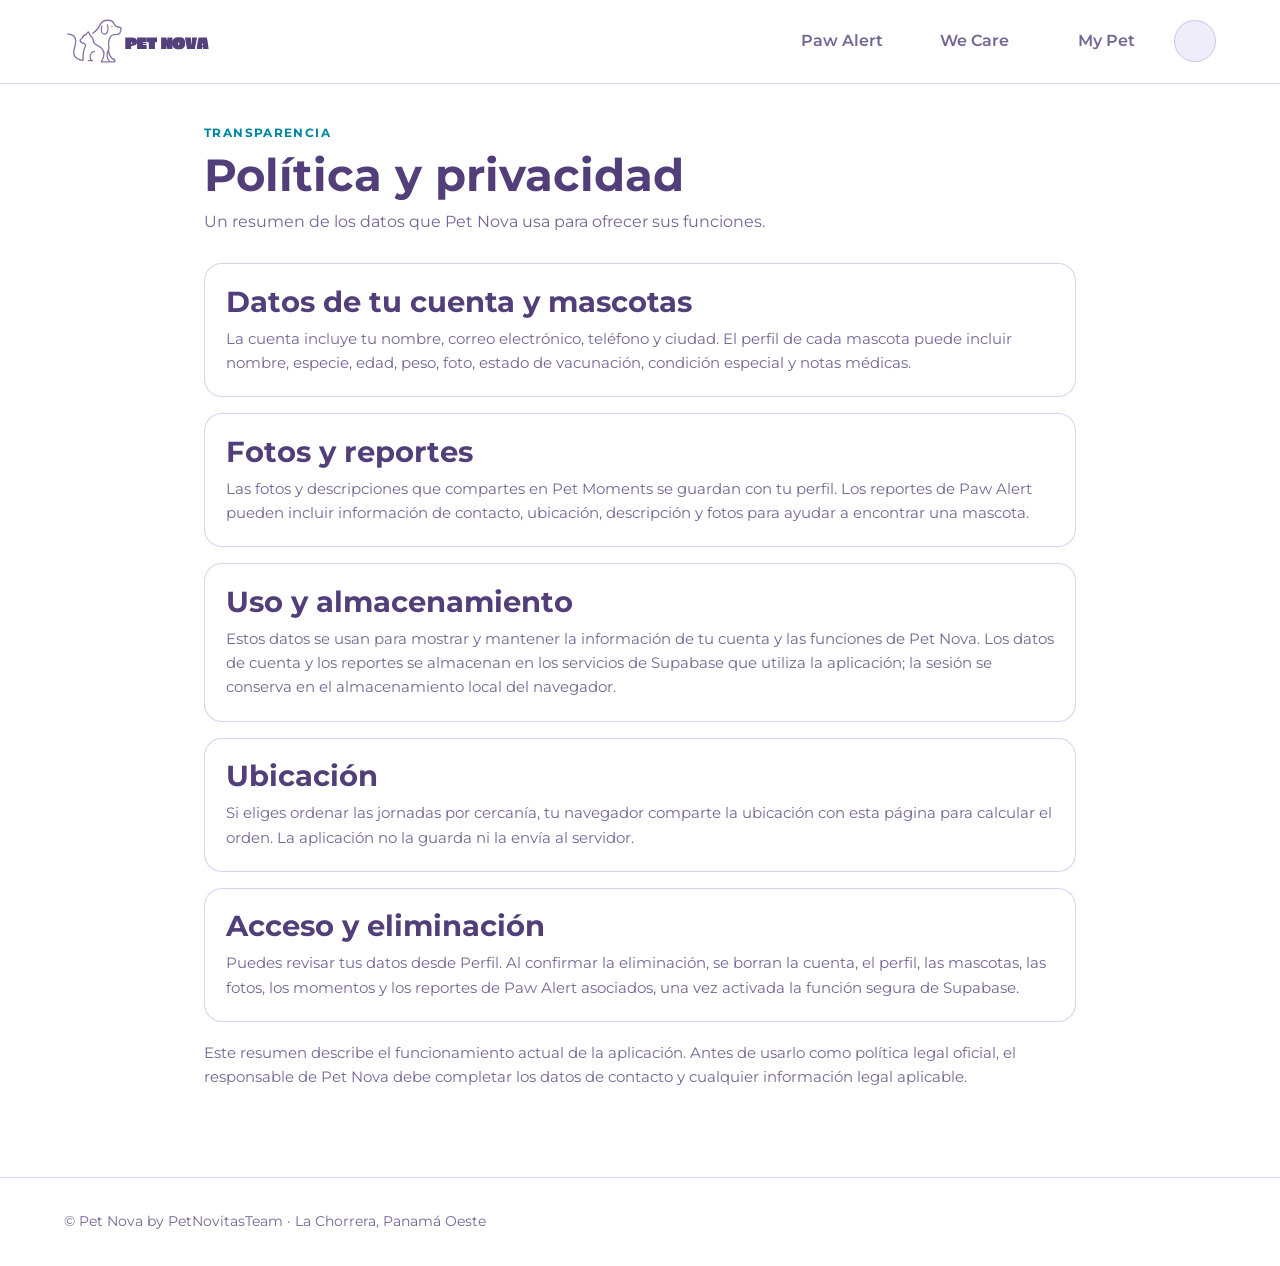
<file: privacidad.html>
<!DOCTYPE html>
<html lang="es">
<head>
<meta charset="UTF-8">
<meta name="viewport" content="width=device-width, initial-scale=1">
<title>Política y privacidad · Pet Nova</title>
<link rel="stylesheet" href="https://fonts.googleapis.com/css2?family=Montserrat:wght@400;500;600;700&display=swap">
<link rel="stylesheet" href="css/perfil.css">
<link rel="stylesheet" href="css/account-panel.css">
</head>
<body>
<header class="topbar">
<a class="logo" href="dashboard.html">
  <img class="logo__image" src="petnova-assets/vectorizador_de_imgenes_ia_gratis_82tcf4qeb79s5j7bquav.svg" alt="Pet Nova">
</a>
<nav aria-label="Principal">
<div class="nav-dropdown">
<a href="pawalert.html" class="nav-dropdown__trigger">Paw Alert</a>
<div class="nav-dropdown__menu">
<a href="pawalert.html">Pérdida de mascotas</a>
<a href="pawalert.html#denuncia">Denuncias anónimas</a>
</div>
</div>
<div class="nav-dropdown">
<a href="wecare.html" class="nav-dropdown__trigger">We Care</a>
<div class="nav-dropdown__menu">
<a href="wecare.html#articulos">Artículos sobre el cuidado</a>
<a href="wecare.html#jornadas">Jornadas de vacunación</a>
</div>
</div>
<div class="nav-dropdown">
<a href="mypets.html" class="nav-dropdown__trigger">My Pet</a>
<div class="nav-dropdown__menu">
<a href="mypets.html#community">Comunidad</a>
<a href="mypets.html#planner">Paw planner</a>
<a href="mypets.html#mapview">Huellitas al camino</a>
<a href="moments.html">Pet moments</a>
</div>
</div>
<a href="perfil.html" class="profile-avatar" id="profile-avatar" aria-label="Abrir perfil" title="Perfil"></a>
</nav>
</header>
<main class="page privacy-page">
  <header class="profile-heading">
    <span class="account-drawer__eyebrow">TRANSPARENCIA</span>
    <h1>Política y privacidad</h1>
    <p class="muted">Un resumen de los datos que Pet Nova usa para ofrecer sus funciones.</p>
  </header>
  <div class="privacy-content">
    <section class="card">
      <h2>Datos de tu cuenta y mascotas</h2>
      <p>La cuenta incluye tu nombre, correo electrónico, teléfono y ciudad. El perfil de cada mascota puede incluir nombre, especie, edad, peso, foto, estado de vacunación, condición especial y notas médicas.</p>
    </section>
    <section class="card">
      <h2>Fotos y reportes</h2>
      <p>Las fotos y descripciones que compartes en Pet Moments se guardan con tu perfil. Los reportes de Paw Alert pueden incluir información de contacto, ubicación, descripción y fotos para ayudar a encontrar una mascota.</p>
    </section>
    <section class="card">
      <h2>Uso y almacenamiento</h2>
      <p>Estos datos se usan para mostrar y mantener la información de tu cuenta y las funciones de Pet Nova. Los datos de cuenta y los reportes se almacenan en los servicios de Supabase que utiliza la aplicación; la sesión se conserva en el almacenamiento local del navegador.</p>
    </section>
    <section class="card">
      <h2>Ubicación</h2>
      <p>Si eliges ordenar las jornadas por cercanía, tu navegador comparte la ubicación con esta página para calcular el orden. La aplicación no la guarda ni la envía al servidor.</p>
    </section>
    <section class="card">
      <h2>Acceso y eliminación</h2>
      <p>Puedes revisar tus datos desde Perfil. Al confirmar la eliminación, se borran la cuenta, el perfil, las mascotas, las fotos, los momentos y los reportes de Paw Alert asociados, una vez activada la función segura de Supabase.</p>
    </section>
  </div>
  <p class="muted privacy-note">Este resumen describe el funcionamiento actual de la aplicación. Antes de usarlo como política legal oficial, el responsable de Pet Nova debe completar los datos de contacto y cualquier información legal aplicable.</p>
</main>
<footer class="footer"><p>© Pet Nova by PetNovitasTeam · La Chorrera, Panamá Oeste</p></footer>
<script src="js/storage.js"></script>
<script src="js/profile-avatar.js"></script>
<script src="js/account-panel.js"></script>
</body>
</html>
</file>
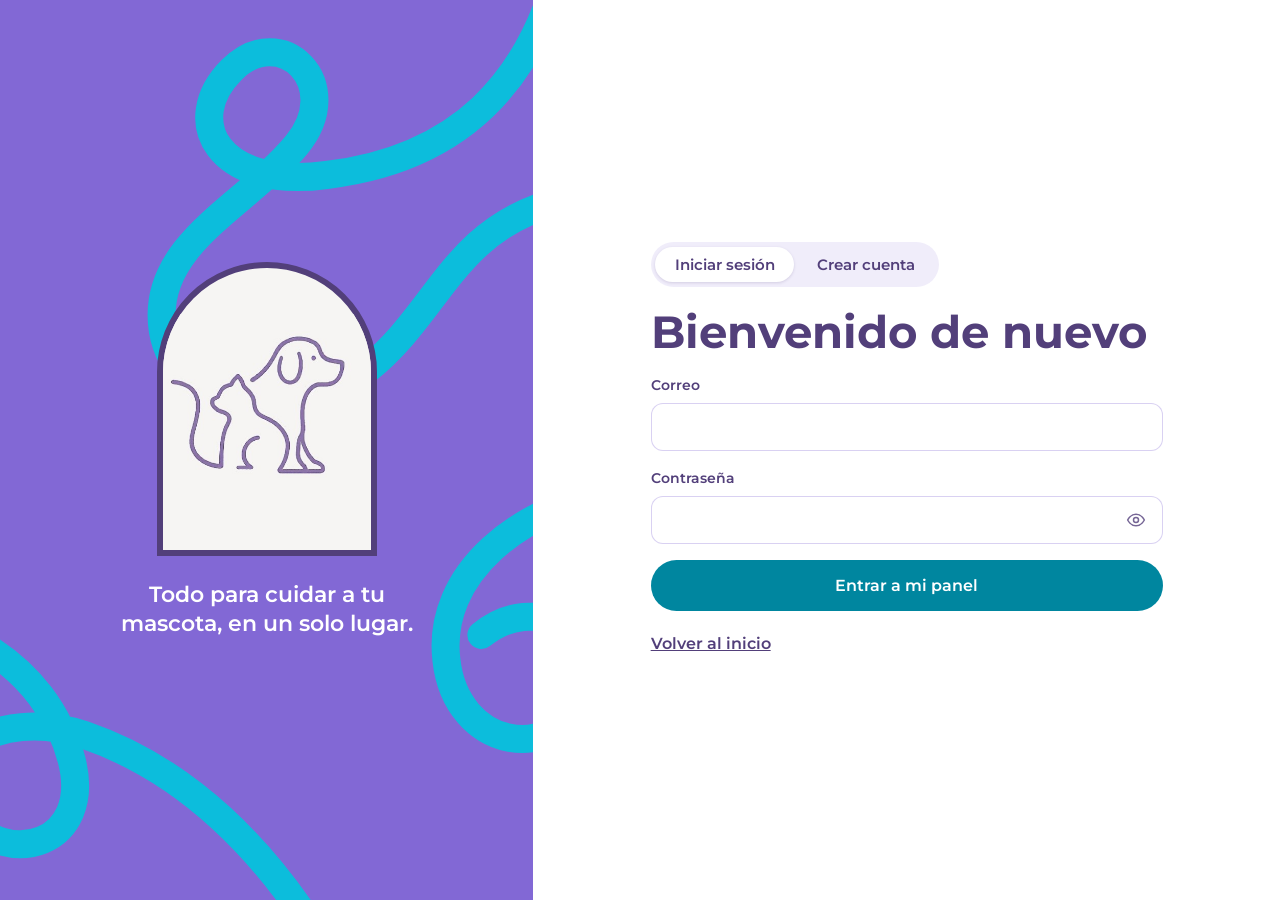
<file: wecare.html>
<!DOCTYPE html>
<html lang="es">
<head>
<meta charset="UTF-8">
<meta name="viewport" content="width=device-width, initial-scale=1">
<title>We Care · Pet Nova</title>
<link rel="stylesheet" href="https://fonts.googleapis.com/css2?family=Montserrat:wght@400;500;600;700&display=swap">
<link rel="stylesheet" href="css/wecare.css">
<link rel="stylesheet" href="css/account-panel.css">
</head>
<body>
<header class="topbar">
<a class="logo" href="dashboard.html">
  <img class="logo__image" src="petnova-assets/vectorizador_de_imgenes_ia_gratis_82tcf4qeb79s5j7bquav.svg" alt="Pet Nova">
</a>
<nav aria-label="Principal">
<div class="nav-dropdown">
<a href="pawalert.html" class="nav-dropdown__trigger">Paw Alert</a>
<div class="nav-dropdown__menu">
<a href="pawalert.html">Pérdida de mascotas</a>
<a href="pawalert.html#denuncia">Denuncias anónimas</a>
</div>
</div>
<div class="nav-dropdown">
<a href="wecare.html" class="nav-dropdown__trigger active" aria-current="page">We Care</a>
<div class="nav-dropdown__menu">
<a href="wecare.html#articulos">Artículos sobre el cuidado</a>
<a href="wecare.html#jornadas">Jornadas de vacunación</a>
</div>
</div>
<div class="nav-dropdown">
<a href="mypets.html" class="nav-dropdown__trigger">My Pet</a>
<div class="nav-dropdown__menu">
<a href="mypets.html#community">Comunidad</a>
<a href="mypets.html#planner">Paw planner</a>
<a href="mypets.html#mapview">Huellitas al camino</a>
<a href="moments.html">Pet moments</a>
</div>
</div>
<a href="perfil.html" class="profile-avatar" id="profile-avatar" aria-label="Abrir perfil" title="Perfil"></a>
</nav>
</header>
<main class="page">
<section class="hero" aria-labelledby="hero-title">
  <div class="hero__copy">
    <a class="back-link" href="dashboard.html">← Volver al panel</a>
    <span class="eyebrow">CUIDADOS CON RESPALDO</span>
    <h1 id="hero-title">Cuidar mejor empieza con buena información.</h1>
    <p>Consejos claros y jornadas cercanas para acompañarte en cada etapa de la vida de tu mascota.</p>
    <div class="hero__actions">
      <a class="btn btn-primary" href="#articulos">Explorar consejos</a>
      <a class="text-link" href="#jornadas">Ver jornadas próximas <span aria-hidden="true">→</span></a>
    </div>
  </div>
  <div class="hero__collage" aria-hidden="true">
    <img class="hero__image hero__image--main" src="petnova-assets/07fc70b2ebea6f8e443dffa8ceeda5d6.jpg" alt="">
    <img class="hero__image hero__image--top" src="petnova-assets/5c11a58dfac731d2833e48211d9dc9f6.jpg" alt="">
    <img class="hero__image hero__image--bottom" src="petnova-assets/0bec61dad5f0b657afa665d09a73fd9e.jpg" alt="">
    <div class="hero__note"><div><strong>We Care</strong><small>Guías y jornadas para su bienestar</small></div></div>
  </div>
</section>
<section class="block" id="articulos" aria-labelledby="articulos-title">
<div class="block-head">
<div>
<span class="eyebrow">PARA CADA DÍA</span>
<h2 id="articulos-title">Temas que vale la pena conocer</h2>
<p class="section-intro">Guías prácticas para tomar mejores decisiones sobre su bienestar.</p>
</div>
<button class="btn btn-outline" type="button" id="open-guide">Ver todos los temas</button>
</div>
<div class="article-filters" id="article-filters" role="group" aria-label="Filtrar artículos por tema">
  <button class="filter-btn is-active" type="button" data-filter="Todos" aria-pressed="true">Todos</button>
  <button class="filter-btn" type="button" data-filter="Perros" aria-pressed="false">Perros</button>
  <button class="filter-btn" type="button" data-filter="Gatos" aria-pressed="false">Gatos</button>
  <button class="filter-btn" type="button" data-filter="Alimentación" aria-pressed="false">Alimentación</button>
  <button class="filter-btn" type="button" data-filter="Prevención" aria-pressed="false">Prevención</button>
  <button class="filter-btn" type="button" data-filter="Cuidados" aria-pressed="false">Cuidados</button>
  <button class="filter-btn" type="button" data-filter="Salud" aria-pressed="false">Salud</button>
  <button class="filter-btn" type="button" data-filter="Vacunación" aria-pressed="false">Vacunación</button>
</div>
<div class="article-grid" id="collage"></div>
</section>
<section class="block" id="lecturas" aria-labelledby="lecturas-title" hidden>
<div class="block-head">
<div>
<span class="eyebrow">SIGUE LEYENDO</span>
<h2 id="lecturas-title">Más artículos</h2>
</div>
</div>
<div class="stories-layout" id="stories-layout"></div>
</section>
<section class="block" id="jornadas" aria-labelledby="jornadas-title">
<div class="block-head">
<div>
<span class="eyebrow">CERCA DE TI</span>
<h2 id="jornadas-title">Próximas jornadas de vacunación</h2>
<p class="section-intro">Encuentra una fecha y un lugar para mantener sus vacunas al día.</p>
</div>
<button class="btn btn-outline" type="button" id="use-location">Usar mi ubicación</button>
</div>
<p class="note" id="loc-note" role="status"></p>
<div class="vdays" id="vdays" aria-live="polite"></div>
</section>
</main>
<dialog class="guide-dialog" id="guide-dialog" aria-labelledby="guide-title">
<div class="dialog-body">
<button class="dialog-close" type="button" data-close aria-label="Cerrar">×</button>
<h2 id="guide-title">Artículos de We Care</h2>
<p class="muted" id="guide-intro">Selecciona un artículo para leerlo completo.</p>
<div class="guide-list" id="guide-list"></div>
<p class="disclaimer">Resúmenes basados en las fuentes enlazadas; son informativos y no sustituyen la consulta con un veterinario.</p>
</div>
</dialog>
<dialog class="vday-dialog" id="vday-dialog" aria-labelledby="vday-title">
<div class="dialog-body">
<button class="dialog-close" type="button" data-close aria-label="Cerrar">×</button>
<span class="eyebrow">JORNADA DE VACUNACIÓN</span>
<h2 id="vday-title"></h2>
<dl class="vday-facts" id="vday-facts"></dl>
<p id="vday-details"></p>
<div class="dialog-actions">
<a class="btn btn-ghost" id="vday-map" target="_blank" rel="noopener">Ver en el mapa</a>
<button class="btn btn-primary" type="button" data-close>Cerrar</button>
</div>
</div>
</dialog>
<footer class="footer"><p>© Pet Nova by PetNovitasTeam · La Chorrera, Panamá Oeste</p></footer>
<script src="js/storage.js"></script>
<script src="js/profile-avatar.js"></script>
<script src="js/account-panel.js"></script>
<script src="js/wecare.js"></script>
</body>
</html>
</file>
<file: css/index.css>
/* ===== index.css · Landing page (basada en el prototipo) ===== */
/* ===== index.css · Landing page ===== */
/* Paleta Pet Nova: púrpura, violeta, cian y teal */
:root{--olive:#523F7A;--olive-d:#523F7A;--sage:rgba(130,104,213,.12);--sage-2:#8268D5;--paper:#fff;--ink:#523F7A;--muted:rgba(82,63,122,.8);--line:rgba(130,104,213,.3);--alert:#523F7A;--alert-bg:rgba(130,104,213,.14);--ok:#523F7A;--accent:#0CBDDC;--teal:#00869F;--r:18px}
/* Reinicio de márgenes */
*{box-sizing:border-box;margin:0}
/* Texto general y fondo */
body{font:400 1rem/1.65 "Montserrat",system-ui,sans-serif;color:var(--ink);background:var(--paper)}
html{scroll-behavior:smooth;scroll-padding-top:84px}
/* Títulos con tipografía serif */
h1,h2,h3,.logo{font-family:"Montserrat",system-ui,sans-serif;line-height:1.15}
h1{font-size:clamp(1.9rem,4.4vw,3rem);font-weight:700}
h2{font-size:clamp(1.4rem,3vw,2rem);font-weight:700}
h3{font-size:1.15rem;font-weight:600}
a{color:inherit}
.muted{color:var(--muted)}
/* Botones: principal, contorno y emergencia */
.btn{display:inline-block;padding:.65rem 1.25rem;border:2px solid transparent;border-radius:999px;font:600 1rem "Montserrat",sans-serif;text-decoration:none;cursor:pointer;transition:background .15s,color .15s}
.btn-primary{background:var(--olive);color:#fff}.btn-primary:hover{background:var(--olive-d);filter:brightness(.9)}
.btn-ghost{color:var(--olive-d);border-color:var(--olive);background:transparent}.btn-ghost:hover{background:var(--sage);border-color:var(--teal)}
.btn-sos{background:var(--alert);color:#fff}.btn-sos:hover{background:var(--olive-d);filter:brightness(.9)}
.btn-lg{padding:.9rem 1.7rem}
/* Foco visible para teclado */
:focus-visible{outline:3px solid var(--accent);outline-offset:3px}
/* Elementos ocultos por JavaScript */
[hidden]{display:none!important}
/* Logo */
.logo{flex:none;font-weight:700;font-size:1.5rem;color:var(--olive-d);text-decoration:none}
.logo__image{display:block;width:160px;height:58px;object-fit:cover}
/* Neutros adicionales de la landing */
:root{--band:rgba(130,104,213,.12);--ph:rgba(12,189,220,.18);--disc:rgba(130,104,213,.16)}
/* Texto introductorio */
.lead{color:var(--muted);font-size:1.05rem;max-width:46ch;margin:1.2rem 0 1.8rem}
/* Menú superior: logo, enlaces y contacto */
.topbar{position:sticky;top:0;z-index:20;display:flex;align-items:center;gap:clamp(.75rem,2vw,2rem);padding:.5rem 5vw;background:rgba(255,255,255,.95);backdrop-filter:blur(8px)}
.topbar nav{display:flex;justify-content:center;gap:clamp(.65rem,1.5vw,1.5rem);flex:1;min-width:0}
.topbar nav a{position:relative;padding:.65rem .15rem;text-decoration:none;font-weight:500;font-size:clamp(.82rem,.9vw,.92rem);white-space:nowrap;color:var(--muted);transition:color .2s ease,transform .2s ease}
.topbar nav a::after{content:"";position:absolute;left:0;right:0;bottom:.25rem;height:2px;border-radius:2px;background:var(--accent);transform:scaleX(0);transform-origin:left;transition:transform .25s ease}
.topbar nav a:hover,.topbar nav a:focus-visible{color:var(--olive-d);transform:translateY(-2px)}
.topbar nav a:hover::after,.topbar nav a:focus-visible::after{transform:scaleX(1)}
.topbar__contact{display:flex;align-items:center;flex:none}
.phone{font-weight:600;font-size:.92rem;text-decoration:none}
/* Botón de menú móvil (oculto en escritorio) */
.menu{display:none;margin-left:auto;border:0;background:transparent;font-size:1.6rem;color:var(--olive-d);cursor:pointer}
/* Hero: texto a la izquierda y marco tipo arco a la derecha */
.hero{display:grid;grid-template-columns:1.1fr 1fr;gap:3rem;align-items:center;padding:3rem 5vw 3.5rem;max-width:1200px;margin:0 auto}
.hero h1{max-width:15ch}
/* Marco tipo arco / portón (superior redondeado, base recta) */
.hero__frame{position:relative;justify-self:end;width:min(420px,100%);padding-bottom:2.5rem}
.arch{width:78%;margin-left:auto;aspect-ratio:3/4.2;border-radius:999px 999px 0 0;background:var(--ph);display:grid;place-items:center;font-size:7rem;overflow:hidden}
.arch img,.disc img{width:100%;height:100%;object-fit:cover}
/* Círculo superpuesto al arco */
.disc{position:absolute;left:0;bottom:0;width:52%;aspect-ratio:1;border-radius:50%;background:var(--disc);border:8px solid var(--paper);display:grid;place-items:center;font-size:4rem;overflow:hidden}
/* Divisor orgánico de sección (onda) */
.wave{height:64px;background-size:100% 100%;background-repeat:no-repeat}
.wave--to-band{background-color:var(--paper);background-image:url("data:image/svg+xml,%3Csvg xmlns='http://www.w3.org/2000/svg' viewBox='0 0 1440 80' preserveAspectRatio='none'%3E%3Cpath fill='%2300869f' d='M0 50C220 0 460 90 720 45S1200 0 1440 40V80H0Z'/%3E%3C/svg%3E")}
.wave--to-paper{background-color:#00869f;background-image:url("data:image/svg+xml,%3Csvg xmlns='http://www.w3.org/2000/svg' viewBox='0 0 1440 80' preserveAspectRatio='none'%3E%3Cpath fill='%23FFFFFF' d='M0 35C240 85 520 0 780 45S1220 80 1440 30V80H0Z'/%3E%3C/svg%3E")}
/* Bandas de fondo gris claro */
.band{background:var(--band);padding:2.5rem 5vw;text-align:center;position:relative;overflow:hidden}
.band h2{margin-bottom:1.2rem}
/* Sección informativa con formas orgánicas laterales */
.about{background:#00869f}
.about::before,.about::after{content:"";position:absolute;border-radius:50%;background:rgba(255,255,255,.12);z-index:0}
.about::before{width:300px;height:300px;left:-130px;bottom:-170px}
.about::after{width:360px;height:360px;right:-160px;top:-200px}
.about>*{position:relative;z-index:1}
.about h2,.about p{color:#fff}
.about p{max-width:62ch;margin:0 auto}
/* Secciones generales */
.section{padding:3.5rem 5vw;max-width:1100px;margin:0 auto}
.section>h2{text-align:center;margin-bottom:2.2rem}
.why-intro{text-align:center;color:var(--muted);max-width:62ch;margin:-1.6rem auto 2rem}
/* Cuadrícula de 3 columnas */
.cols3{display:grid;grid-template-columns:repeat(3,1fr);gap:1.5rem;max-width:1100px;margin:0 auto}
/* Tarjetas de ventajas (¿Por qué Pet Nova?) */
.why{text-align:center;display:grid;gap:.6rem;justify-items:center}
.badge{width:64px;height:64px;border-radius:50%;border:2px solid var(--olive);display:grid;place-items:center;font-size:1.7rem}
.badge svg{color:#00869f}
.why p{color:var(--muted);font-size:.92rem;max-width:38ch}
/* Marcador de imagen (se reemplaza por <img> cuando haya fotos) */
.ph{background:var(--ph);border-radius:var(--r);display:grid;place-items:center;font-size:4rem;aspect-ratio:16/9;overflow:hidden}
.ph--history{aspect-ratio:3/2}
.ph--alert{aspect-ratio:3/2}
.ph--moments{aspect-ratio:1/1}
.ph img{width:100%;height:100%;object-fit:cover}
.ph--moments img{object-fit:contain}
/* Servicios: filas alternas de imagen y texto */
.service{position:relative;z-index:0;display:grid;grid-template-columns:1fr 1fr;gap:3rem;align-items:center;margin-bottom:2.5rem;padding:1.25rem;background:#fff;border:1px solid var(--line);border-radius:var(--r);transition:transform .25s ease,box-shadow .25s ease,opacity .25s ease}
.service:hover,.service:focus-within{z-index:2;transform:translateY(-6px);box-shadow:0 16px 32px rgba(130,104,213,.24)}
#servicios:has(.service:hover,.service:focus-within) .service:not(:hover,:focus-within){opacity:.62}
.service--reverse .service__text{order:-1}
.service__text{display:grid;gap:1rem;justify-items:start}
.service__text p{color:var(--muted)}
.service .btn-primary{background:#00869f}
.service .btn-primary:hover{background:#006c80}
/* Banner promocional con ondas */
.promo{display:grid;gap:1.5rem;justify-items:center;padding:3rem 5vw;background:#00869f}
.promo::before,.promo::after{content:"";position:absolute;width:320px;height:320px;border-radius:50%;background:rgba(255,255,255,.12)}
.promo::before{left:-110px;top:-190px}
.promo::after{right:-110px;bottom:-190px}
.promo>*{position:relative;z-index:1;max-width:30ch}
.promo h2{max-width:24ch;color:#fff}
/* Historias con foto de mascota y comentario */
.pet-stories__intro{text-align:center;color:var(--muted);max-width:62ch;margin:-.8rem auto 1.8rem}
.pet-carousel{display:grid;grid-template-columns:48px minmax(0,1fr) 48px;gap:1rem;align-items:center}
.pet-carousel__arrow{width:48px;height:48px;display:grid;place-items:center;border:2px solid var(--olive);border-radius:50%;background:#fff;color:var(--olive-d);font-size:1.7rem;line-height:1;cursor:pointer;transition:background .2s,color .2s,transform .2s}
.pet-carousel__arrow:hover{background:var(--olive);color:#fff;transform:scale(1.06)}
.pet-carousel__arrow:disabled{opacity:.45;cursor:default;transform:none}
.pet-stories__viewport{min-width:0;overflow:hidden;padding:.7rem 0}
.pet-stories__track{position:relative;display:flex;align-items:stretch;gap:1rem;transition:transform .45s cubic-bezier(.2,.7,.25,1)}
.pet-story{flex:0 0 min(78%,760px);display:grid;grid-template-columns:minmax(140px,.9fr) minmax(0,1.1fr);min-height:280px;overflow:hidden;background:#fff;border:1px solid var(--line);border-radius:var(--r)}
.pet-story__photo{position:relative;min-height:280px;overflow:hidden;background:var(--ph)}
.pet-story__photo img{display:block;width:100%;height:100%;position:absolute;inset:0;object-fit:cover}
.pet-story__photo figcaption{position:absolute;left:.75rem;bottom:.75rem;padding:.3rem .75rem;border-radius:999px;background:rgba(82,63,122,.9);color:#fff;font-size:.82rem;font-weight:600}
.pet-story__content{display:grid;align-content:center;gap:.8rem;padding:1.25rem;border-left:4px solid var(--accent)}
.pet-story__family{color:var(--teal);font-size:.78rem;font-weight:700;letter-spacing:.04em;text-transform:uppercase}
.pet-story blockquote{font-size:.96rem;font-weight:500;line-height:1.55}
.pet-stories__dots{display:flex;justify-content:center;gap:.55rem;margin-top:1rem}
.pet-stories__dots button{width:11px;height:11px;padding:0;border:0;border-radius:999px;background:var(--ph);cursor:pointer;transition:width .2s,background .2s}
.pet-stories__dots button.is-active{width:28px;background:var(--teal)}
/* Contacto y mapa */
.contact{display:grid;grid-template-columns:1fr 1.4fr;gap:3rem;align-items:stretch}
.contact__text h2{text-align:left;margin-bottom:1.5rem}
.contact__text h3{margin-top:1rem;color:var(--olive-d)}
.contact a{font-weight:600;color:var(--olive-d)}
.map{border-radius:var(--r);overflow:hidden;background:var(--ph);min-height:320px}
.map iframe{width:100%;height:100%;min-height:320px;border:0;display:block}
/* Pie de página */
.footer{background:var(--band);padding:2rem 5vw;display:grid;grid-template-columns:1.2fr 1fr auto;gap:1.5rem;align-items:center;font-size:.9rem}
.footer p{color:var(--muted)}
.footer__contact{display:grid;gap:.2rem}
.footer a{text-decoration:none}
.footer__copy{grid-column:1/-1;font-size:.8rem}
/* Redes sociales */
.social{display:flex;gap:.6rem}
.social a{width:36px;height:36px;border-radius:50%;background:var(--ph);display:grid;place-items:center;font-weight:700;font-size:.8rem;color:var(--olive-d)}
.social a:hover{background:var(--olive);color:#fff}
.scroll-reveal{opacity:0;transform:translate3d(0,32px,0) scale(.975);transition:opacity .75s ease,transform .85s cubic-bezier(.16,1,.3,1);transition-delay:var(--reveal-delay,0ms)}
.about>*.scroll-reveal:not(.is-visible),.promo>*.scroll-reveal:not(.is-visible){transform:translate3d(0,40px,0) scale(.96)}
.hero__text.scroll-reveal:not(.is-visible){transform:translate3d(-32px,0,0) scale(.98)}
.hero__frame.scroll-reveal:not(.is-visible){transform:translate3d(32px,0,0) scale(.98)}
.service:not(.service--reverse).scroll-reveal:not(.is-visible){transform:translate3d(28px,0,0) scale(.985)}
.service--reverse.scroll-reveal:not(.is-visible){transform:translate3d(-28px,0,0) scale(.985)}
.scroll-reveal.is-visible{opacity:1;transform:translate3d(0,0,0) scale(1)}
.scroll-surface::before,.scroll-surface::after{opacity:0;transform:scale(.72);transition:opacity .8s ease,transform 1s cubic-bezier(.16,1,.3,1)}
.scroll-surface.is-visible::before,.scroll-surface.is-visible::after{opacity:1;transform:scale(1)}
.service.scroll-reveal.is-visible:hover,.service.scroll-reveal.is-visible:focus-within{transform:translateY(-6px)}
/* Tablet */
@media(max-width:900px){.hero{gap:1.5rem}.service{gap:1.5rem}.contact{grid-template-columns:1fr}}
@media(min-width:761px) and (max-width:1000px){.topbar{gap:.65rem;padding-inline:3vw}.logo__image{width:132px;height:48px}.topbar nav{gap:.65rem}.topbar nav a{font-size:.8rem}}
/* Celular: una columna, menú desplegable y carrusel de una tarjeta */
@media(max-width:760px){
  .topbar{gap:1rem;flex-wrap:wrap}
  .logo__image{width:132px;height:48px}
  .menu{display:block}
  .topbar nav{display:none;order:3;flex-basis:100%;flex-direction:column;gap:.2rem;padding-top:.5rem}
  .topbar nav.open{display:flex}
  .topbar nav a{padding:.6rem 0;border-top:1px solid var(--line)}
  .topbar nav.open a{animation:nav-item-in .35s both}
  .topbar nav.open a:nth-child(2){animation-delay:.04s}
  .topbar nav.open a:nth-child(3){animation-delay:.08s}
  .topbar nav.open a:nth-child(4){animation-delay:.12s}
  .topbar nav.open a:nth-child(5){animation-delay:.16s}
  .topbar__contact{order:2}.phone{display:none}
  .hero,.service,.cols3,.footer{grid-template-columns:1fr}
  .hero__frame{justify-self:center}
  .service--reverse .service__text{order:0}
  .pet-carousel{grid-template-columns:36px minmax(0,1fr) 36px;gap:.4rem}
  .pet-carousel__arrow{width:36px;height:36px;font-size:1.35rem}
  .pet-story{flex-basis:88%;min-height:250px}
  .pet-story__photo{min-height:250px}
}
@media(max-width:560px){.pet-story{grid-template-columns:1fr;min-height:0}.pet-story__photo{min-height:220px}.pet-story__content{min-height:150px;border-left:0;border-top:4px solid var(--accent)}}
@keyframes nav-item-in{from{opacity:0;transform:translateY(-8px)}to{opacity:1;transform:translateY(0)}}
@media(prefers-reduced-motion:reduce){html{scroll-behavior:auto}.topbar nav a,.topbar nav a::after{transition:none}.topbar nav.open a{animation:none}.service,.scroll-reveal,.pet-stories__track,.pet-carousel__arrow,.pet-stories__dots button{transition:none}.scroll-reveal{opacity:1;transform:none}.service:hover,.service:focus-within{transform:none}.pet-carousel__arrow:hover{transform:none}}
</file>
<file: css/dashboard.css>
/* ===== dashboard.css · Panel principal ===== */
/* Paleta Pet Nova: púrpura, violeta, cian y teal */
:root{--olive:#523F7A;--olive-d:#523F7A;--sage:rgba(130,104,213,.12);--sage-2:#8268D5;--paper:#fff;--ink:#523F7A;--muted:rgba(82,63,122,.8);--line:rgba(130,104,213,.3);--alert:#523F7A;--alert-bg:rgba(130,104,213,.14);--ok:#523F7A;--accent:#0CBDDC;--teal:#00869F;--r:18px}
/* Reinicio de márgenes */
*{box-sizing:border-box;margin:0}
/* Texto general y fondo */
body{font:400 1rem/1.65 "Montserrat",system-ui,sans-serif;color:var(--ink);background:var(--paper)}
/* Títulos con tipografía serif */
h1,h2,h3,.logo{font-family:"Montserrat",system-ui,sans-serif;line-height:1.15}
h1{font-size:clamp(1.8rem,4.2vw,2.8rem);font-weight:700}
h2{font-size:clamp(1.35rem,2.8vw,1.8rem);font-weight:700}
h3{font-size:1.15rem;font-weight:600}
a{color:inherit}
.muted{color:var(--muted)}
/* Botones: principal, contorno y emergencia */
.btn{display:inline-block;padding:.65rem 1.25rem;border:2px solid transparent;border-radius:999px;font:600 1rem "Montserrat",sans-serif;text-decoration:none;cursor:pointer;transition:background .15s,color .15s}
.btn-primary{background:var(--olive);color:#fff}.btn-primary:hover{background:var(--olive-d);filter:brightness(.9)}
.btn-ghost{color:var(--olive-d);border-color:var(--olive);background:transparent}.btn-ghost:hover{background:var(--sage);border-color:var(--teal)}
.btn-sos{background:var(--alert);color:#fff}.btn-sos:hover{background:var(--olive-d);filter:brightness(.9)}
.btn-lg{padding:.9rem 1.7rem}
/* Foco visible para teclado */
:focus-visible{outline:3px solid var(--accent);outline-offset:3px}
/* Elementos ocultos por JavaScript */
[hidden]{display:none!important}
/* Logo */
.logo{flex:none;font-weight:700;font-size:1.5rem;color:var(--olive-d);text-decoration:none}
.logo__image{display:block;width:148px;height:54px;object-fit:cover}
/* Menú superior de la app */
.topbar{position:sticky;top:0;z-index:10;display:flex;align-items:center;justify-content:space-between;gap:1rem;padding:.9rem 5vw;background:rgba(255,255,255,.94);backdrop-filter:blur(8px);border-bottom:1px solid var(--line)}
.topbar nav{display:flex;gap:.25rem;flex-wrap:wrap}
.topbar nav a{display:flex;flex:0 0 128px;width:128px;min-width:0;align-items:center;justify-content:center;height:40px;padding:.4rem .5rem;border-radius:999px;text-decoration:none;font-weight:600;white-space:nowrap;color:var(--muted)}
.topbar nav a:hover{background:var(--sage);color:var(--olive-d);box-shadow:inset 0 -2px var(--teal)}
/* Enlace de la página actual */
.topbar nav a.active{background:var(--olive);color:#fff}
.topbar nav a.profile-avatar{flex:0 0 42px;width:42px;height:42px;min-width:42px;margin-left:auto;padding:0;overflow:hidden;border:1px solid var(--line);border-radius:50%;background:var(--sage);color:var(--olive-d);font-size:1rem;font-weight:700}
.topbar nav a.profile-avatar:hover{background:var(--sage);color:var(--olive-d);box-shadow:0 0 0 3px var(--sage)}
.topbar nav a.profile-avatar.active{background:var(--olive);color:#fff;box-shadow:0 0 0 3px var(--sage)}
.profile-avatar img{display:block;width:100%;height:100%;object-fit:cover}
/* Contenedor principal de la página */
.page{max-width:1000px;margin:0 auto;padding:2.5rem 5vw 4rem}
.page>h1{margin-bottom:.5rem}
.page>.muted{margin-bottom:1.5rem}
/* Tarjeta base */
.card{background:#fff;border:1px solid var(--line);border-radius:var(--r);padding:1.3rem}
/* Campos de formulario */
label{display:grid;gap:.3rem;font-weight:600;font-size:.9rem}
input,select,textarea{font:inherit;padding:.65rem .75rem;border:1.5px solid var(--line);border-radius:12px;background:#fff;width:100%}
input:focus,select:focus,textarea:focus{border-color:var(--olive)}
/* Mensaje de error */
.msg{padding:.6rem .8rem;border-radius:12px;background:var(--alert-bg);color:var(--alert);font-weight:600;font-size:.9rem}
/* Lista vacía */
.empty{grid-column:1/-1;padding:2rem 1rem;text-align:center;color:var(--muted);border:2px dashed var(--sage-2);border-radius:var(--r)}
/* Pie de página */
.footer{padding:2rem 5vw;border-top:1px solid var(--line);color:var(--muted);font-size:.9rem}
/* Celular: menú en dos filas */
@media(max-width:760px){.topbar{flex-direction:column;align-items:flex-start}.topbar nav{width:100%}}
@media(min-width:761px) and (max-width:950px){.topbar{flex-wrap:wrap}.topbar nav{width:100%;justify-content:center}}
/* Lista de tarjetas de mascota */
.pets{display:grid;grid-template-columns:repeat(auto-fill,minmax(250px,1fr));gap:1rem}
/* Tarjeta de mascota */
.pet{display:grid;gap:.4rem;justify-items:start}
/* Foto de la mascota (marco tipo arco) */
.avatar{width:72px;height:84px;border-radius:999px 999px 14px 14px;background:var(--sage);display:grid;place-items:center;font-size:2rem;overflow:hidden}
.avatar img{width:100%;height:100%;object-fit:cover}
/* Etiqueta de estado de vacunación */
.tag{font-size:.8rem;font-weight:700;padding:.15rem .7rem;border-radius:999px;background:var(--sage);color:var(--olive-d)}
.tag.good{background:rgba(12,189,220,.16);color:var(--ok)}.tag.bad{background:var(--alert-bg);color:var(--alert)}
/* Datos médicos de la mascota */
.details{display:grid;gap:.1rem;margin:.4rem 0;font-size:.9rem}
.details dt{font-weight:700;margin-top:.4rem}.details dd{color:var(--muted);margin:0}
.pet .btn{margin-top:.4rem;padding:.35rem .95rem;font-size:.9rem}
/* Datos del dueño bajo el saludo */
.owner{margin:-1rem 0 1.5rem;font-size:.9rem;color:var(--olive-d);font-weight:600}
/* Tarjetas de resumen */
.stats{display:grid;grid-template-columns:repeat(auto-fit,minmax(220px,1fr));gap:1rem;margin-bottom:2.5rem}
.stat{display:grid;gap:.3rem;text-decoration:none}
a.stat:hover{border-color:var(--olive)}
.num{font:700 2.8rem "Montserrat",system-ui,sans-serif;color:var(--olive)}
/* Resumen: todo a salvo */
.stat.ok{background:var(--sage);border-color:var(--sage-2)}
/* Resumen: alerta activa */
.stat.danger{background:var(--alert-bg);border-color:var(--alert)}
.stat.danger .num{color:var(--alert)}
/* Títulos de sección */
.page>h2{margin:1.5rem 0 1rem}
/* Accesos rápidos */
.quick{display:flex;gap:.75rem;flex-wrap:wrap}

/* Panel principal inspirado en la ficha de perfil */
body{background:rgba(130,104,213,.05)}
.dashboard-page{padding-bottom:3.5rem}
.dashboard-cover{position:relative;height:clamp(210px,30vw,320px);overflow:hidden;background:url("../petnova-assets/perros-portada.jpg") center 42%/cover}
.dashboard-cover__image{position:absolute;inset:0;width:100%;height:100%;object-fit:cover;object-position:center 42%}
.dashboard-cover::after{position:absolute;inset:0;background:rgba(0,134,159,.28);content:"";pointer-events:none}
.dashboard-content{width:min(1060px,100% - 2.5rem);margin:-82px auto 0;position:relative}
.profile-card{overflow:visible;padding:0;border:1px solid rgba(0,134,159,.3);border-radius:22px;background:#fff;text-align:center;box-shadow:0 6px 18px rgba(0,134,159,.12)}
.dashboard-avatar-wrap{position:relative;width:132px;height:132px;margin:-66px auto .6rem}
.dashboard-avatar{display:grid;width:100%;height:100%;place-items:center;overflow:hidden;border:5px solid #fff;border-radius:50%;background:rgba(12,189,220,.12);color:var(--teal);font-size:2.4rem;font-weight:700;box-shadow:0 0 0 2px var(--teal),0 5px 16px rgba(0,134,159,.2)}
.dashboard-avatar img{width:100%;height:100%;object-fit:cover}
.dashboard-avatar-edit{position:absolute;right:-.45rem;bottom:.35rem;display:grid;width:38px;height:38px;place-items:center;padding:0;border:2px solid #fff;border-radius:50%;background:var(--teal);color:#fff;cursor:pointer;box-shadow:0 2px 7px rgba(0,134,159,.24)}
.dashboard-avatar-edit svg{width:18px;height:18px;fill:none;stroke:currentColor;stroke-width:1.8;stroke-linecap:round;stroke-linejoin:round}
.dashboard-avatar-edit:hover{background:var(--accent);color:var(--ink)}
.profile-pill{display:inline-block;margin:.15rem auto .3rem;padding:.28rem .7rem;border:1px solid var(--teal);border-radius:5px;background:rgba(12,189,220,.12);color:var(--teal);font-size:.68rem;font-weight:700;letter-spacing:.08em}
.profile-card h1{margin:.25rem .8rem;font-size:clamp(1.8rem,4vw,2.5rem);font-weight:500;line-height:1.12}
.profile-intro{margin:0 auto 1.2rem;padding:0 1rem;color:var(--muted);font-size:.9rem}
.profile-contact{display:flex;align-items:center;justify-content:space-between;gap:1rem;padding:.9rem 1.6rem;border-radius:0 0 21px 21px;background:rgba(12,189,220,.12);text-align:left}
.profile-contact__label,.section-kicker{display:block;color:var(--teal);font-size:.66rem;font-weight:700;letter-spacing:.11em}
.owner{margin:.1rem 0 0;color:var(--ink);font-size:.82rem;font-weight:500;overflow-wrap:anywhere}
.profile-edit,.text-link{color:var(--teal);font-size:.82rem;font-weight:700;text-decoration:none}
.profile-edit{flex:none;padding:.55rem .85rem;border:1px solid var(--teal);border-radius:999px;background:var(--teal);color:#fff}
.profile-edit:hover{border-color:var(--accent);background:var(--accent);color:var(--ink)}
.text-link:hover{color:var(--olive)}
.profile-edit span,.text-link span{margin-left:.2rem}
.dashboard-grid{display:grid;grid-template-columns:1.05fr .95fr;gap:1rem;margin-top:1.5rem}
.dashboard-card{min-width:0;padding:1.35rem;border:1px solid rgba(0,134,159,.28);border-radius:18px;background:#fff;box-shadow:0 3px 6px rgba(0,134,159,.08)}
.dashboard-card h2{margin:0;color:var(--ink);font-size:1.25rem;font-weight:500}
.family-card{border-top:4px solid var(--sage-2)}
.wellness-card{border-top:4px solid var(--accent)}
.family-card>h2,.wellness-card>h2{position:relative;margin-bottom:1.1rem;padding-bottom:.6rem}
.family-card>h2::after,.wellness-card>h2::after,.dashboard-section-heading h2::after{position:absolute;bottom:0;left:0;width:42px;height:3px;content:""}
.family-card>h2::after{background:var(--sage-2)}
.wellness-card>h2::after{background:var(--accent)}
.dashboard-section-heading h2::after{background:var(--teal)}
.family-details{display:grid;gap:.6rem;margin:0 0 1rem}
.family-details div{display:flex;align-items:baseline;justify-content:space-between;gap:1rem}
.family-details dt{color:var(--muted);font-size:.84rem}
.family-details dd{margin:0;color:var(--ink);font-size:.88rem;font-weight:700;text-align:right;overflow-wrap:anywhere}
.family-details #n-pets{display:inline-grid;min-width:30px;min-height:30px;place-items:center;border-radius:50%;background:var(--sage);color:var(--olive)}
.wellness-card{display:grid;align-content:start;gap:.65rem}
.wellness-item{display:grid;grid-template-columns:42px minmax(0,1fr) 18px;align-items:center;gap:.7rem;min-height:64px;padding:.7rem;border:1px solid rgba(0,134,159,.25);border-radius:13px;background:rgba(12,189,220,.07);color:var(--ink);text-decoration:none}
.wellness-item:hover{border-color:var(--teal);background:rgba(12,189,220,.16)}
.wellness-item__number{display:grid;width:38px;height:38px;place-items:center;border-radius:50%;background:rgba(12,189,220,.2);color:var(--teal);font-size:1.1rem;font-weight:700}
.wellness-item>span:nth-child(2){display:grid;gap:.08rem}
.wellness-item strong{font-size:.82rem}
.wellness-item small{color:var(--muted);font-size:.7rem;line-height:1.35}
.wellness-item__arrow{color:var(--teal);font-size:1.05rem}
.wellness-item--safe.danger{border-color:var(--alert);background:var(--alert-bg)}
.wellness-item--safe.danger .wellness-item__number{background:var(--alert-bg);color:var(--alert)}
.wellness-item--safe.danger .wellness-item__arrow{color:var(--alert)}
.pets-panel,.quick-panel{margin-top:1.25rem}
.pets-panel{border-top:4px solid var(--teal)}
.quick-panel{border-top:4px solid var(--olive)}
.dashboard-section-heading{display:flex;align-items:end;justify-content:space-between;gap:1rem;margin-bottom:1.1rem}
.dashboard-section-heading h2{position:relative;margin-top:.25rem;padding-bottom:.55rem}
.pets{grid-template-columns:repeat(auto-fill,minmax(210px,1fr));gap:.85rem}
.pets .pet{gap:.45rem;padding:1rem;border:1px solid rgba(0,134,159,.24);border-radius:15px;box-shadow:0 2px 6px rgba(0,134,159,.07)}
.pets .avatar{width:68px;height:68px;border-radius:50%;background:rgba(12,189,220,.12)}
.pets .tag{background:var(--sage);color:var(--olive)}
.pets .tag.good{background:rgba(12,189,220,.2);color:var(--teal)}
.pets .tag.bad{background:var(--alert-bg);color:var(--alert)}
.quick{gap:.65rem}
.quick .btn{border-radius:10px;font-size:.85rem}
.quick .btn-primary{background:var(--teal);color:#fff}
.quick .btn-primary:hover{background:var(--accent);color:var(--ink)}
.quick .btn-ghost{border-color:var(--sage-2);color:var(--olive)}
.quick .btn-ghost:hover{background:var(--sage)}
.quick .btn-sos{background:var(--alert)}
.footer{background:rgba(130,104,213,.05)}
.photo-editor{position:fixed;inset:0;width:min(92vw,460px);max-width:none;max-height:90vh;margin:auto;padding:0;overflow:auto;border:1px solid var(--line);border-radius:20px;background:#fff;color:var(--ink);box-shadow:0 20px 70px rgba(32,23,48,.3)}
.photo-editor::backdrop{background:rgba(32,23,48,.55);backdrop-filter:blur(2px)}
.photo-editor__form{display:grid;gap:1rem;padding:1.35rem}
.photo-editor__header{display:flex;align-items:flex-start;justify-content:space-between;gap:1rem}
.photo-editor__header h2{margin-top:.25rem;font-size:1.35rem}
.photo-editor__close{display:grid;width:2.35rem;height:2.35rem;place-items:center;border:1px solid var(--line);border-radius:50%;background:#fff;color:var(--ink);font:400 1.45rem/1 "Montserrat",sans-serif;cursor:pointer}
.photo-editor__hint{color:var(--muted);font-size:.86rem}
.photo-editor__crop{position:relative;width:min(74vw,300px);aspect-ratio:1;margin:0 auto;overflow:hidden;border:2px solid var(--teal);border-radius:50%;background:var(--sage);touch-action:none;cursor:grab}
.photo-editor__crop:active{cursor:grabbing}
.photo-editor__crop:focus-visible{outline:3px solid var(--accent);outline-offset:4px}
.photo-editor__crop img{position:absolute;top:0;left:0;max-width:none;user-select:none;pointer-events:none}
.photo-editor__placeholder{position:absolute;inset:0;display:grid;place-items:center;padding:1.5rem;color:var(--muted);font-size:.82rem;text-align:center}
.photo-editor__zoom{display:grid;gap:.35rem;color:var(--ink);font-size:.84rem;font-weight:600}
.photo-editor__zoom input{width:100%;padding:0;border:0;accent-color:var(--teal)}
.photo-editor__upload{position:relative;display:grid;min-height:42px;place-items:center;overflow:hidden;border:1px solid var(--teal);border-radius:10px;background:rgba(12,189,220,.1);color:var(--teal);font-size:.84rem;font-weight:700;cursor:pointer}
.photo-editor__upload:focus-within{outline:3px solid var(--accent);outline-offset:3px}
.photo-editor__upload input{position:absolute;inset:0;width:100%;height:100%;padding:0;opacity:0;cursor:pointer}
.photo-editor__error{padding:.65rem .8rem;border-radius:10px;background:var(--alert-bg);color:var(--alert);font-size:.84rem}
.photo-editor__actions{display:flex;justify-content:flex-end;gap:.6rem;flex-wrap:wrap}
.photo-editor__actions button{padding:.65rem 1rem;border:1px solid var(--line);border-radius:999px;background:#fff;color:var(--ink);font:600 .85rem "Montserrat",sans-serif;cursor:pointer}
.photo-editor__actions .photo-editor__save{border-color:var(--teal);background:var(--teal);color:#fff}
.photo-editor__actions .photo-editor__save:disabled{border-color:var(--line);background:#eee;color:#777;cursor:not-allowed}
@media(max-width:680px){
  .dashboard-cover{height:220px}
  .dashboard-content{width:min(100% - 1.25rem,560px);margin-top:-55px}
  .dashboard-avatar-wrap{width:108px;height:108px;margin-top:-54px}
  .dashboard-avatar-edit{right:-.3rem;bottom:.2rem}
  .profile-card h1{font-size:1.9rem}
  .profile-contact{align-items:flex-start;flex-direction:column;padding:.85rem 1rem}
  .profile-edit{align-self:flex-end}
  .dashboard-grid{grid-template-columns:1fr;margin-top:1rem}
  .dashboard-card{padding:1.05rem}
  .dashboard-section-heading{align-items:flex-start;flex-direction:column}
  .dashboard-section-heading .text-link{align-self:flex-end}
  .pets{grid-template-columns:repeat(auto-fill,minmax(150px,1fr))}
}
</file>
<file: css/account-panel.css>
.account-drawer,.account-delete-dialog{color:var(--ink);background:#fff}
.account-drawer{position:fixed;inset:0 0 0 auto;width:min(92vw,380px);max-width:none;height:100vh;max-height:100vh;margin:0;padding:0;border:0;border-left:1px solid var(--line);box-shadow:-16px 0 48px rgba(32,23,48,.18)}
.account-drawer::backdrop,.account-delete-dialog::backdrop{background:rgba(32,23,48,.48);backdrop-filter:blur(2px)}
.account-drawer__content{display:flex;min-height:100%;flex-direction:column;gap:1.4rem;overflow-y:auto;padding:1.5rem}
.account-drawer__header{display:flex;align-items:flex-start;justify-content:space-between;gap:1rem;padding-bottom:1.2rem;border-bottom:1px solid var(--line)}
.account-drawer__eyebrow{color:var(--teal);font-size:.72rem;font-weight:700;letter-spacing:.12em}
.account-drawer__header h2{margin:.35rem 0;font-size:1.35rem}
.account-drawer__header p{color:var(--muted);font-size:.86rem;overflow-wrap:anywhere}
.account-drawer__close{display:grid;flex:none;width:2.4rem;height:2.4rem;place-items:center;border:1px solid var(--line);border-radius:50%;background:#fff;color:var(--ink);font:400 1.5rem/1 "Montserrat",sans-serif;cursor:pointer}
.account-drawer__links{display:grid;gap:.45rem}
.account-drawer__links a,.account-drawer__logout{display:flex;align-items:center;justify-content:space-between;gap:1rem;padding:.85rem 1rem;border:1px solid var(--line);border-radius:12px;background:#fff;color:var(--ink);font:600 .92rem "Montserrat",sans-serif;text-align:left;text-decoration:none;cursor:pointer}
.account-drawer__links a:hover,.account-drawer__logout:hover{background:var(--sage)}
.account-drawer__links a span{color:var(--teal)}
.account-drawer__danger{margin-top:auto;padding-top:1rem;border-top:1px solid var(--line)}
.account-drawer__delete{width:100%;padding:.75rem 1rem;border:1px solid rgba(209,40,63,.32);border-radius:12px;background:#fff;color:#a91f33;font:600 .9rem "Montserrat",sans-serif;text-align:left;cursor:pointer}
.account-drawer__delete:hover{background:rgba(209,40,63,.08)}
.account-delete-dialog{position:fixed;inset:0;width:min(92vw,460px);max-width:none;max-height:90vh;margin:auto;padding:0;border:1px solid var(--line);border-radius:18px;box-shadow:0 20px 70px rgba(32,23,48,.3)}
.account-delete-dialog__body{position:relative;display:grid;gap:1rem;padding:1.6rem}
.account-delete-dialog__body>.account-drawer__close{position:absolute;top:.8rem;right:.8rem}
.account-delete-dialog__body h2{padding-right:2.5rem}
.account-delete-dialog__body p{color:var(--muted);font-size:.92rem}
.account-delete-dialog__body label{font-size:.86rem;font-weight:600}
.account-delete-dialog__body input{font:inherit;padding:.65rem .75rem;border:1.5px solid var(--line);border-radius:12px}
.account-delete-dialog__error{padding:.65rem .8rem;border-radius:10px;background:var(--alert-bg);color:var(--alert)!important}
.account-delete-dialog__actions{display:flex;justify-content:flex-end;gap:.6rem;flex-wrap:wrap}
.account-delete-dialog__actions button{padding:.65rem 1rem;border:1px solid var(--line);border-radius:999px;background:#fff;color:var(--ink);font:600 .85rem "Montserrat",sans-serif;cursor:pointer}
.account-delete-dialog__actions .account-delete-dialog__submit{border-color:#a91f33;background:#a91f33;color:#fff}
.account-delete-dialog__actions .account-delete-dialog__submit:disabled{border-color:var(--line);background:#eee;color:#777;cursor:not-allowed}
.topbar nav .nav-dropdown{position:relative;display:flex;align-items:center}
.topbar nav .nav-dropdown__menu{position:absolute;top:calc(100% + .35rem);left:0;z-index:30;display:none;min-width:220px;padding:.4rem;border:1px solid var(--line);border-radius:14px;background:#fff;box-shadow:0 12px 30px rgba(32,23,48,.16)}
.topbar nav .nav-dropdown__menu::before{position:absolute;top:-.4rem;left:0;width:100%;height:.4rem;content:""}
.topbar nav .nav-dropdown:hover .nav-dropdown__menu,.topbar nav .nav-dropdown:focus-within .nav-dropdown__menu{display:grid;gap:.15rem}
.topbar nav .nav-dropdown__menu a{display:block;flex:none;width:100%;height:auto;min-width:0;padding:.65rem .75rem;border-radius:9px;color:var(--ink, var(--text, #34264a));font-size:.82rem;font-weight:500;line-height:1.35;text-align:left;white-space:normal;box-shadow:none}
.topbar nav .nav-dropdown__menu a:hover,.topbar nav .nav-dropdown__menu a:focus-visible{background:var(--sage, rgba(130,104,213,.12));color:var(--olive-d, var(--purple-strong, #3e355e));box-shadow:none}
@media(max-width:760px){.topbar nav .nav-dropdown{width:100%;flex-direction:column;align-items:stretch}.topbar nav .nav-dropdown__menu{position:static;width:100%;min-width:0;margin:0 0 .4rem;padding:.3rem;box-shadow:none}.topbar nav .nav-dropdown__menu::before{display:none}.topbar nav .nav-dropdown__menu a{border-top:0!important}}
.privacy-page .privacy-content{display:grid;gap:1rem}
.privacy-page .privacy-content .card{display:grid;gap:.55rem}
.privacy-page .privacy-content h2{margin:0}
.privacy-page .privacy-content p,.privacy-page .privacy-note{color:var(--muted);font-size:.92rem}
.privacy-page .privacy-note{margin-top:1.2rem}
@media(prefers-reduced-motion:reduce){.account-drawer,.account-delete-dialog{scroll-behavior:auto}}
</file>
<file: css/login.css>
/* ===== login.css · Inicio de sesión y registro en 3 pasos ===== */
/* Paleta Pet Nova: púrpura, violeta, cian y teal */
:root{--olive:#523F7A;--olive-d:#523F7A;--sage:rgba(130,104,213,.12);--sage-2:#8268D5;--paper:#fff;--ink:#523F7A;--muted:rgba(82,63,122,.8);--line:rgba(130,104,213,.3);--alert:#523F7A;--alert-bg:rgba(130,104,213,.14);--ok:#523F7A;--accent:#0CBDDC;--teal:#00869F;--r:18px}
/* Reinicio de márgenes */
*{box-sizing:border-box;margin:0}
/* Texto general y fondo */
body{font:400 1rem/1.65 "Montserrat",system-ui,sans-serif;color:var(--ink);background:var(--paper)}
/* Títulos con tipografía serif */
h1,h2,h3,.logo{font-family:"Montserrat",system-ui,sans-serif;line-height:1.15}
h1{font-size:clamp(1.8rem,4.2vw,2.8rem);font-weight:700}
h2{font-size:clamp(1.35rem,2.8vw,1.8rem);font-weight:700}
h3{font-size:1.15rem;font-weight:600}
a{color:inherit}
.muted{color:var(--muted)}
/* Botones: principal, contorno y emergencia */
.btn{display:inline-block;padding:.65rem 1.25rem;border:2px solid transparent;border-radius:999px;font:600 1rem "Montserrat",sans-serif;text-decoration:none;cursor:pointer;transition:background .15s,color .15s}
.btn-primary{background:var(--olive);color:#fff}.btn-primary:hover{background:var(--olive-d);filter:brightness(.9)}
.btn-ghost{color:var(--olive-d);border-color:var(--olive);background:transparent}.btn-ghost:hover{background:var(--sage);border-color:var(--teal)}
.btn-sos{background:var(--alert);color:#fff}.btn-sos:hover{background:var(--olive-d);filter:brightness(.9)}
.btn-lg{padding:.9rem 1.7rem}
/* Foco visible para teclado */
:focus-visible{outline:3px solid var(--accent);outline-offset:3px}
/* Elementos ocultos por JavaScript */
[hidden]{display:none!important}
/* Logo */
.logo{flex:none;font-weight:700;font-size:1.5rem;color:var(--olive-d);text-decoration:none}
.logo__image{display:block;width:176px;height:60px;object-fit:contain;background:#fff}
/* Pantalla dividida: panel decorativo + formulario */
.auth{display:grid;grid-template-columns:minmax(280px,5fr) 7fr;min-height:100vh}
/* Panel lateral verde oliva */
.auth__side{background:#8268d5;color:#fff;padding:2rem 3rem;display:grid;gap:1.5rem;align-content:center;justify-items:center;text-align:center;position:relative;isolation:isolate;overflow:hidden}
.auth__side .logo{color:#fff}
.auth__side p{font:600 1.4rem/1.3 "Montserrat",system-ui,sans-serif;max-width:20ch}
.auth__side::before{content:"";position:absolute;inset:0;z-index:0;pointer-events:none;background:url("data:image/svg+xml,%3Csvg xmlns='http://www.w3.org/2000/svg' viewBox='0 0 700 900' fill='none'%3E%3Cg stroke='%230CBDDC' stroke-width='28' stroke-linecap='round' stroke-linejoin='round'%3E%3Cpath d='M650-60C620 90 535 160 410 175C300 190 265 120 315 70C365 20 430 85 380 145C330 205 245 240 245 315C245 400 355 445 450 370C520 315 535 235 630 205'/%3E%3Cpath d='M-90 610C35 605 130 665 155 760C177 845 90 870 48 815C5 760 77 705 168 735C270 770 350 850 410 950'/%3E%3Cpath d='M720 485C600 505 520 575 530 660C540 750 640 765 665 695C687 635 620 590 565 635'/%3E%3C/g%3E%3C/svg%3E") center/cover no-repeat}
.auth__side>*{position:relative;z-index:1}
/* Marco tipo arco del panel lateral */
.arch{width:min(220px,100%);aspect-ratio:3/4;border-radius:999px 999px 0 0;background:rgb(246,245,243);display:grid;place-items:center;overflow:hidden;border:6px solid var(--olive)}
.arch__image{width:100%;height:100%;object-fit:contain}
/* Zona del formulario */
.auth__main{padding:2.5rem 5vw;max-width:640px;width:100%;margin:0 auto;display:grid;gap:1.25rem;align-content:center}
/* Pestañas: iniciar sesión / crear cuenta */
.tabs{display:flex;gap:.25rem;background:var(--sage);padding:.3rem;border-radius:999px;justify-self:start}
.tab{border:0;background:transparent;padding:.5rem 1.2rem;border-radius:999px;font:600 .95rem "Montserrat",sans-serif;color:var(--olive-d);cursor:pointer}
.tab.is-on{background:#fff;box-shadow:0 1px 3px rgba(82,63,122,.18)}
#login-form .btn-primary{background:var(--teal)}
#login-form .btn-primary:hover{background:#006f82}
#register-form .btn-primary{background:var(--teal)}
#register-form .btn-primary:hover{background:#006f82}
#register-form input[type=file]::file-selector-button{margin-right:.5rem;padding:.5rem .75rem;border:0;border-radius:999px;background:#eee8fb;color:var(--olive-d);font:600 .8rem "Montserrat",sans-serif;cursor:pointer}
#register-form input[type=file]::file-selector-button:hover{background:#e2d8f6}
/* Formularios */
form{display:grid;gap:1rem}
label{display:grid;gap:.3rem;font-weight:600;font-size:.9rem}
input,select,textarea{font:inherit;padding:.7rem .8rem;border:1.5px solid var(--line);border-radius:12px;background:#fff;width:100%}
input:focus,select:focus,textarea:focus{border-color:var(--olive)}
.password-field{position:relative;display:block}
.password-field input{padding-right:3rem}
.password-toggle{position:absolute;top:50%;right:.65rem;transform:translateY(-50%);display:grid;place-items:center;width:2rem;height:2rem;padding:0;border:0;border-radius:50%;background:transparent;color:var(--muted);cursor:pointer}
.password-toggle:hover{color:var(--olive-d);background:var(--sage)}
.password-toggle svg{width:1.25rem;height:1.25rem;fill:none;stroke:currentColor;stroke-width:1.8;stroke-linecap:round;stroke-linejoin:round}
.password-toggle .icon-eye-off,.password-toggle[aria-pressed="true"] .icon-eye{display:none}
.password-toggle[aria-pressed="true"] .icon-eye-off{display:block}
.pair{display:grid;grid-template-columns:1fr 1fr;gap:.75rem}
/* Indicador de pasos del registro */
.stepper{list-style:none;padding:0;display:grid;grid-template-columns:repeat(3,1fr);gap:.5rem;counter-reset:s}
.stepper li{counter-increment:s;font-size:.85rem;font-weight:600;color:var(--muted);border-top:4px solid var(--line);padding-top:.4rem}
.stepper li::before{content:counter(s) ". "}
.stepper li.current{color:var(--olive-d);border-color:var(--olive)}
.stepper li.done{color:var(--olive-d);border-color:var(--olive-d)}
/* Bloque de cada paso (mascota, historial, dueño) */
fieldset{border:0;padding:0;display:grid;gap:1rem}
legend{font:700 1.3rem "Montserrat",system-ui,sans-serif;color:var(--olive-d);margin-bottom:.8rem}
/* Selector de foto y vista previa con la forma de arco del panel lateral */
.photo-upload{display:grid;grid-template-columns:minmax(0,1fr) 96px;align-items:end;gap:.75rem}
.photo-upload label{min-width:0}
.photo-upload input[type=file]{min-width:0;padding:.5rem;font-size:.78rem}
.preview{width:96px;aspect-ratio:3/4;border:3px solid var(--olive);border-radius:999px 999px 0 0;background:rgb(246,245,243);display:grid;place-items:center;font-size:2.4rem;overflow:hidden}
.preview img{width:100%;height:100%;object-fit:cover}
/* Botones Atrás / Siguiente / Crear cuenta */
.nav{display:flex;gap:.75rem;justify-content:space-between;margin-top:.5rem}
.nav .btn:only-child{margin-left:auto}
/* Mensaje de error */
.msg{padding:.6rem .8rem;border-radius:12px;background:var(--alert-bg);color:var(--alert);font-weight:600;font-size:.9rem}
.back{color:var(--olive-d);font-weight:600}
/* Celular: el panel lateral pasa arriba y se compacta */
@media(max-width:800px){.auth{grid-template-columns:1fr}.auth__side{padding:1.2rem 5vw;grid-auto-flow:column;justify-content:space-between;align-items:center}.auth__side .arch{width:72px;aspect-ratio:1;border-radius:50%;border-width:3px}.auth__side p{display:none}.pair{grid-template-columns:1fr}}
</file>
<file: css/pawalert.css>
/* ===== pawalert.css · Alerta de emergencia ===== */
/* Paleta Pet Nova: púrpura, violeta, cian y teal */
:root{--olive:#523F7A;--olive-d:#523F7A;--sage:rgba(130,104,213,.12);--sage-2:#8268D5;--paper:#fff;--ink:#523F7A;--muted:rgba(82,63,122,.8);--line:rgba(130,104,213,.3);--alert:#523F7A;--alert-bg:rgba(130,104,213,.14);--ok:#523F7A;--accent:#0CBDDC;--teal:#00869F;--r:18px}
/* Reinicio de márgenes */
*{box-sizing:border-box;margin:0}
/* Texto general y fondo */
body{font:400 1rem/1.65 "Montserrat",system-ui,sans-serif;color:var(--ink);background:var(--paper)}
/* Títulos con tipografía serif */
h1,h2,h3,.logo{font-family:"Montserrat",system-ui,sans-serif;line-height:1.15}
h1{font-size:clamp(1.8rem,4.2vw,2.8rem);font-weight:700}
h2{font-size:clamp(1.35rem,2.8vw,1.8rem);font-weight:700}
h3{font-size:1.15rem;font-weight:600}
a{color:inherit}
.muted{color:var(--muted)}
/* Botones: principal, contorno y emergencia */
.btn{display:inline-block;padding:.65rem 1.25rem;border:2px solid transparent;border-radius:999px;font:600 1rem "Montserrat",sans-serif;text-decoration:none;cursor:pointer;transition:background .15s,color .15s}
.btn-primary{background:#00869f;color:#fff}.btn-primary:hover{background:#0cbddc;color:#123b42}
.btn-ghost{color:#00869f;border-color:#00869f;background:transparent}.btn-ghost:hover{background:rgba(12,189,220,.12);border-color:#0cbddc;color:#00869f}
.btn-sos{background:#00869f;color:#fff}.btn-sos:hover{background:#0cbddc;color:#123b42}
.btn-lg{padding:.9rem 1.7rem}
/* Foco visible para teclado */
:focus-visible{outline:3px solid var(--accent);outline-offset:3px}
/* Elementos ocultos por JavaScript */
[hidden]{display:none!important}
/* Logo */
.logo{flex:none;font-weight:700;font-size:1.5rem;color:var(--olive-d);text-decoration:none}
.logo__image{display:block;width:148px;height:54px;object-fit:cover}
/* Menú superior de la app */
.topbar{position:sticky;top:0;z-index:10;display:flex;align-items:center;justify-content:space-between;gap:1rem;padding:.9rem 5vw;background:rgba(255,255,255,.94);backdrop-filter:blur(8px);border-bottom:1px solid var(--line)}
.topbar nav{display:flex;gap:.25rem;flex-wrap:wrap}
.topbar nav a{display:flex;flex:0 0 128px;width:128px;min-width:0;align-items:center;justify-content:center;height:40px;padding:.4rem .5rem;border-radius:999px;text-decoration:none;font-weight:600;white-space:nowrap;color:var(--muted)}
.topbar nav a:hover{background:var(--sage);color:var(--olive-d);box-shadow:inset 0 -2px var(--teal)}
/* Enlace de la página actual */
.topbar nav a.active{background:var(--olive);color:#fff}
.topbar nav a.profile-avatar{flex:0 0 42px;width:42px;height:42px;min-width:42px;margin-left:auto;padding:0;overflow:hidden;border:1px solid var(--line);border-radius:50%;background:var(--sage);color:var(--olive-d);font-size:1rem;font-weight:700}
.topbar nav a.profile-avatar:hover{background:var(--sage);color:var(--olive-d);box-shadow:0 0 0 3px var(--sage)}
.topbar nav a.profile-avatar.active{background:var(--olive);color:#fff;box-shadow:0 0 0 3px var(--sage)}
.profile-avatar img{display:block;width:100%;height:100%;object-fit:cover}
/* Contenedor principal de la página */
.page{max-width:1000px;margin:0 auto;padding:2.5rem 5vw 4rem}
.page>h1{margin-bottom:.5rem}
.page>.muted{margin-bottom:1.5rem}
/* Tarjeta base */
.card{background:#fff;border:1px solid var(--line);border-radius:var(--r);padding:1.3rem}
/* Campos de formulario */
label{display:grid;gap:.3rem;font-weight:600;font-size:.9rem}
input,select,textarea{font:inherit;padding:.65rem .75rem;border:1.5px solid var(--line);border-radius:12px;background:#fff;width:100%}
input:focus,select:focus,textarea:focus{border-color:var(--olive)}
/* Mensaje de error */
.msg{padding:.6rem .8rem;border-radius:12px;background:var(--alert-bg);color:var(--alert);font-weight:600;font-size:.9rem}
/* Lista vacía */
.empty{grid-column:1/-1;padding:2rem 1rem;text-align:center;color:var(--muted);border:2px dashed var(--sage-2);border-radius:var(--r)}
/* Pie de página */
.footer{padding:2rem 5vw;border-top:1px solid var(--line);color:var(--muted);font-size:.9rem}
/* Celular: menú en dos filas */
@media(max-width:760px){.topbar{flex-direction:column;align-items:flex-start}.topbar nav{width:100%}}
@media(min-width:761px) and (max-width:950px){.topbar{flex-wrap:wrap}.topbar nav{width:100%;justify-content:center}}
/* Títulos de sección */
.page h2{margin:2rem 0 1rem}
/* Encabezado y acceso rápido para reportar una pérdida */
.alerts-heading{display:grid;grid-template-columns:minmax(0,1.3fr) minmax(0,1fr);align-items:center;gap:1.5rem;margin-bottom:1.5rem;padding:1.4rem 1.5rem;background:#fff;border:1px solid var(--line);border-left:4px solid var(--olive);border-radius:var(--r);box-shadow:0 8px 24px rgba(32,23,48,.06)}
.alerts-heading h1{margin-bottom:.35rem}
.alerts-heading .muted{margin:0}
.alerts-heading>.btn{grid-column:2;grid-row:1;justify-self:center;align-self:center}
.note{margin-bottom:1rem;font-weight:600}
.photo-help{margin-top:-.6rem;color:var(--muted);font-size:.85rem}
/* Formulario de reporte */
.report{display:grid;gap:.9rem}
textarea{resize:vertical}
/* Botón de alerta de emergencia */
.report .btn-sos{justify-self:start}
.report .btn-primary{justify-self:start}
.report button:disabled{opacity:.65;cursor:wait}
/* Lista de alertas activas */
#alerts{display:grid;grid-template-columns:repeat(auto-fill,minmax(230px,1fr));gap:1.15rem}
.alert-card{position:relative;z-index:0;padding:0;overflow:hidden;border-color:rgba(82,63,122,.16);box-shadow:0 5px 18px rgba(32,23,48,.055);transition:transform .2s ease,box-shadow .2s ease}
.alert-card:hover,.alert-card:focus-within{z-index:2;transform:translateY(-2px);box-shadow:0 12px 26px rgba(32,23,48,.12)}
.alert-photo{display:block;width:100%;aspect-ratio:4/3;object-fit:cover;background:#f4f1f8}
.alert-content{display:grid;align-content:start;gap:.55rem;padding:1.1rem}
.alert-content h3{margin:.1rem 0;color:var(--ink)}
.alert-content p{line-height:1.5}
.alert-tag{justify-self:start;padding:.2rem .65rem;border-radius:999px;background:var(--alert-bg);color:var(--alert);font-size:.75rem;font-weight:700;letter-spacing:.02em}
.example-tag{background:#f2eff8;color:var(--olive)}
.alert-content .btn{justify-self:start;margin-top:.4rem}
.alert-content button:disabled{opacity:.8;cursor:default}
.sighting{display:grid;gap:.4rem;padding:.8rem;border-radius:14px;background:var(--sage)}
.sighting-media{display:block;width:100%;max-height:280px;object-fit:contain;border-radius:10px;background:#fff}
.lost-dialog,.found-dialog{position:fixed;inset:0;margin:auto;width:min(92vw,540px);max-height:90vh;padding:0;border:0;border-radius:var(--r);color:var(--ink);box-shadow:0 20px 70px rgba(32,23,48,.3);background:linear-gradient(180deg,#fff 0%,#f9f6ff 100%);border:1px solid rgba(130,104,213,.22);animation:dialogIn .24s ease-out}
.lost-dialog::backdrop,.found-dialog::backdrop{background:rgba(32,23,48,.58);backdrop-filter:blur(2px)}
.lost-report,.found-report{position:relative;display:grid;gap:.9rem;max-height:90vh;overflow-y:auto;padding:1.5rem}
@keyframes dialogIn{from{opacity:0;transform:translateY(18px) scale(.98)}to{opacity:1;transform:translateY(0) scale(1)}}
.lost-report h2,.found-report h2{margin:0 2rem 0 0}
.dialog-close{position:absolute;top:.7rem;right:.8rem;width:2rem;height:2rem;border:0;border-radius:50%;background:var(--sage);color:var(--ink);font-size:1.4rem;cursor:pointer}
.found-pet-preview{display:flex;align-items:center;gap:.8rem;padding:.7rem;border-radius:14px;background:var(--sage)}
.found-pet-preview img{width:72px;height:72px;border-radius:12px;object-fit:cover}
.found-pet-preview div{display:grid;gap:.2rem}
.found-pet-preview span{color:var(--muted);font-size:.85rem}
.lost-actions,.found-actions{display:flex;justify-content:flex-end;gap:.6rem;flex-wrap:wrap}
/* Reduce movimiento sin perder el contraste de la tarjeta activa */
@media(prefers-reduced-motion:reduce){.alert-card{transition:none}.alert-card:hover,.alert-card:focus-within{transform:none}}
@media(max-width:600px){.alerts-heading{grid-template-columns:1fr}.alerts-heading>.btn{grid-column:1;grid-row:auto;justify-self:center}}
/* Lista de pasos a seguir */
.steps{padding-left:1.3rem;display:grid;gap:.4rem}

/* ===== DENUNCIAS ANÓNIMAS (agregar al final de pawalert.css) ===== */

/* Encabezado de la pestaña de denuncia */
.report-head{margin-bottom:1.2rem}
.report-head h1{margin-bottom:.4rem}

/* Pestañas: Mascota perdida / Denuncia anónima */
.tabs{display:inline-flex;gap:.25rem;background:#f3f0f8;padding:.3rem;border:1px solid var(--line);border-radius:999px;margin-bottom:1.25rem}
.tab{border:0;background:transparent;padding:.62rem 1.2rem;border-radius:999px;font:600 .9rem "Montserrat",system-ui,sans-serif;color:var(--muted);cursor:pointer;transition:background .15s,color .15s,box-shadow .15s}
.tab:hover{color:var(--olive-d);background:rgba(255,255,255,.65)}
.tab.is-on{background:#00869f;color:#fff;box-shadow:0 2px 7px rgba(0,134,159,.22)}

/* Aviso de anonimato */
.notice{display:flex;gap:.9rem;align-items:center;background:#fff;border:1px solid var(--line);border-radius:var(--r);padding:1rem 1.2rem;margin-bottom:1rem;max-width:560px}
.notice__icon{flex:none;width:40px;height:40px;border-radius:50%;background:var(--sage);color:var(--olive-d);display:grid;place-items:center}
.notice p{color:var(--muted);font-size:.9rem}

/* Formulario de denuncia anónima */
.report-card{display:grid;gap:1.1rem;max-width:560px}
.report-card textarea{resize:vertical}
.form-actions{display:grid;grid-template-columns:1fr 1fr;gap:.75rem}

/* Mensaje de confirmación */
.thanks{max-width:560px;display:grid;gap:.8rem;justify-items:start}
.page .thanks h2{margin:0}

/* Aviso emergente (toast) */
.toast{position:fixed;right:1.2rem;bottom:1.2rem;z-index:50;max-width:320px;background:#201730;color:#fff;padding:.8rem 1.1rem;border-radius:12px;font-size:.9rem;font-weight:500;opacity:0;transform:translateY(12px);pointer-events:none;transition:opacity .2s,transform .2s}
.toast.show{opacity:1;transform:none}

/* Celular */
@media(max-width:560px){.tabs{display:flex}.tab{flex:1;padding:.55rem .5rem;font-size:.85rem}}
</file>
<file: css/perfil.css>
/* ===== perfil.css · Perfil y gestión de mascotas ===== */
/* Paleta Pet Nova: púrpura, violeta, cian y teal */
:root{--olive:#523F7A;--olive-d:#523F7A;--sage:rgba(130,104,213,.12);--sage-2:#8268D5;--paper:#fff;--ink:#523F7A;--muted:rgba(82,63,122,.8);--line:rgba(130,104,213,.3);--alert:#523F7A;--alert-bg:rgba(130,104,213,.14);--ok:#523F7A;--accent:#0CBDDC;--teal:#00869F;--r:18px}
/* Reinicio de márgenes */
*{box-sizing:border-box;margin:0}
/* Texto general y fondo */
body{font:400 1rem/1.65 "Montserrat",system-ui,sans-serif;color:var(--ink);background:var(--paper)}
/* Títulos con tipografía serif */
h1,h2,h3,.logo{font-family:"Montserrat",system-ui,sans-serif;line-height:1.15}
h1{font-size:clamp(1.8rem,4.2vw,2.8rem);font-weight:700}
h2{font-size:clamp(1.35rem,2.8vw,1.8rem);font-weight:700}
h3{font-size:1.15rem;font-weight:600}
a{color:inherit}
.muted{color:var(--muted)}
/* Botones: principal, contorno y emergencia */
.btn{display:inline-block;padding:.65rem 1.25rem;border:2px solid transparent;border-radius:999px;font:600 1rem "Montserrat",sans-serif;text-decoration:none;cursor:pointer;transition:background .15s,color .15s}
.btn-primary{background:var(--olive);color:#fff}.btn-primary:hover{background:var(--olive-d);filter:brightness(.9)}
.btn-ghost{color:var(--olive-d);border-color:var(--olive);background:transparent}.btn-ghost:hover{background:var(--sage);border-color:var(--teal)}
.btn-sos{background:var(--alert);color:#fff}.btn-sos:hover{background:var(--olive-d);filter:brightness(.9)}
.btn-lg{padding:.9rem 1.7rem}
/* Foco visible para teclado */
:focus-visible{outline:3px solid var(--accent);outline-offset:3px}
/* Elementos ocultos por JavaScript */
[hidden]{display:none!important}
/* Logo */
.logo{flex:none;font-weight:700;font-size:1.5rem;color:var(--olive-d);text-decoration:none}
.logo__image{display:block;width:148px;height:54px;object-fit:cover}
/* Menú superior de la app */
.topbar{position:sticky;top:0;z-index:10;display:flex;align-items:center;justify-content:space-between;gap:1rem;padding:.9rem 5vw;background:rgba(255,255,255,.94);backdrop-filter:blur(8px);border-bottom:1px solid var(--line)}
.topbar nav{display:flex;gap:.25rem;flex-wrap:wrap}
.topbar nav a{display:flex;flex:0 0 128px;width:128px;min-width:0;align-items:center;justify-content:center;height:40px;padding:.4rem .5rem;border-radius:999px;text-decoration:none;font-weight:600;white-space:nowrap;color:var(--muted)}
.topbar nav a:hover{background:var(--sage);color:var(--olive-d);box-shadow:inset 0 -2px var(--teal)}
/* Enlace de la página actual */
.topbar nav a.active{background:var(--olive);color:#fff}
.topbar nav a.profile-avatar{flex:0 0 42px;width:42px;height:42px;min-width:42px;margin-left:auto;padding:0;overflow:hidden;border:1px solid var(--line);border-radius:50%;background:var(--sage);color:var(--olive-d);font-size:1rem;font-weight:700}
.topbar nav a.profile-avatar:hover{background:var(--sage);color:var(--olive-d);box-shadow:0 0 0 3px var(--sage)}
.topbar nav a.profile-avatar.active{background:var(--olive);color:#fff;box-shadow:0 0 0 3px var(--sage)}
.profile-avatar img{display:block;width:100%;height:100%;object-fit:cover}
/* Contenedor principal de la página */
.page{max-width:1000px;margin:0 auto;padding:2.5rem 5vw 4rem}
.page>h1{margin-bottom:.5rem}
.page>.muted{margin-bottom:1.5rem}
/* Tarjeta base */
.card{background:#fff;border:1px solid var(--line);border-radius:var(--r);padding:1.3rem}
/* Campos de formulario */
label{display:grid;gap:.3rem;font-weight:600;font-size:.9rem}
input,select,textarea{font:inherit;padding:.65rem .75rem;border:1.5px solid var(--line);border-radius:12px;background:#fff;width:100%}
input:focus,select:focus,textarea:focus{border-color:var(--olive)}
/* Mensaje de error */
.msg{padding:.6rem .8rem;border-radius:12px;background:var(--alert-bg);color:var(--alert);font-weight:600;font-size:.9rem}
/* Lista vacía */
.empty{grid-column:1/-1;padding:2rem 1rem;text-align:center;color:var(--muted);border:2px dashed var(--sage-2);border-radius:var(--r)}
/* Pie de página */
.footer{padding:2rem 5vw;border-top:1px solid var(--line);color:var(--muted);font-size:.9rem}
/* Celular: menú en dos filas */
@media(max-width:760px){.topbar{flex-direction:column;align-items:flex-start}.topbar nav{width:100%}}
@media(min-width:761px) and (max-width:950px){.topbar{flex-wrap:wrap}.topbar nav{width:100%;justify-content:center}}
/* Lista de tarjetas de mascota */
.pets{display:grid;grid-template-columns:repeat(auto-fill,minmax(250px,1fr));gap:1rem}
/* Tarjeta de mascota */
.pet{display:grid;gap:.4rem;justify-items:start}
/* Foto de la mascota (marco tipo arco) */
.avatar{width:72px;height:84px;border-radius:999px 999px 14px 14px;background:var(--sage);display:grid;place-items:center;font-size:2rem;overflow:hidden}
.avatar img{width:100%;height:100%;object-fit:cover}
/* Etiqueta de estado de vacunación */
.tag{font-size:.8rem;font-weight:700;padding:.15rem .7rem;border-radius:999px;background:var(--sage);color:var(--olive-d)}
.tag.good{background:rgba(12,189,220,.16);color:var(--ok)}.tag.bad{background:var(--alert-bg);color:var(--alert)}
/* Datos médicos de la mascota */
.details{display:grid;gap:.1rem;margin:.4rem 0;font-size:.9rem}
.details dt{font-weight:700;margin-top:.4rem}.details dd{color:var(--muted);margin:0}
.pet .btn{margin-top:.4rem;padding:.35rem .95rem;font-size:.9rem}
/* Formulario para agregar mascota */
.add{display:grid;gap:1rem;margin-bottom:2rem}
.fields{display:grid;grid-template-columns:repeat(auto-fit,minmax(200px,1fr));gap:.75rem}
/* Botón de guardar mascota */
.add .btn{justify-self:start}
/* Perfil de la persona responsable */
.profile-heading{display:grid;gap:.45rem;margin-bottom:1.75rem}
.profile-heading .eyebrow,.section-heading .eyebrow{color:var(--teal);font-size:.72rem;font-weight:700;letter-spacing:.12em}
.profile-card{display:grid;gap:1rem;margin-bottom:2.5rem}
.profile-card h2,.add h3{margin:0}
.profile-card .muted,.add>.muted{font-size:.9rem}
.profile-card label small{color:var(--muted);font-size:.75rem;font-weight:400}
.profile-card input[readonly]{background:rgba(130,104,213,.06);color:var(--muted)}
.profile-card .btn{justify-self:start}
.pets-section{margin-top:2rem}
.section-heading{display:flex;align-items:flex-end;justify-content:space-between;gap:1rem;flex-wrap:wrap;margin-bottom:1rem}
.section-heading h2{margin-top:.35rem}
.add{margin-bottom:1rem}
@media(max-width:600px){.section-heading{align-items:flex-start;flex-direction:column}.profile-card{padding:1rem}}
</file>
<file: css/wecare.css>
/* ===== wecare.css · We Care: artículos y jornadas de vacunación ===== */
/* Paleta Pet Nova: púrpura, violeta, cian y teal */
:root{--olive:#523F7A;--olive-d:#523F7A;--sage:rgba(130,104,213,.12);--sage-2:#8268D5;--paper:#fff;--ink:#523F7A;--muted:rgba(82,63,122,.8);--line:rgba(130,104,213,.3);--alert:#523F7A;--alert-bg:rgba(130,104,213,.14);--ok:#523F7A;--accent:#0CBDDC;--red:#D1283F;--red-d:#A91F33;--teal:#00869F;--r:18px}
/* Reinicio de márgenes */
*{box-sizing:border-box;margin:0}
/* Texto general y fondo */
body{font:400 1rem/1.65 "Montserrat",system-ui,sans-serif;color:var(--ink);background:var(--paper)}
/* Títulos con tipografía serif */
h1,h2,h3,.logo{font-family:"Montserrat",system-ui,sans-serif;line-height:1.15}
h1{font-size:clamp(1.8rem,4.2vw,2.8rem);font-weight:700}
h2{font-size:clamp(1.35rem,2.8vw,1.8rem);font-weight:700}
h3{font-size:1.15rem;font-weight:600}
a{color:inherit}
.muted{color:var(--muted)}
/* Botones: principal, contorno y emergencia */
.btn{display:inline-block;padding:.65rem 1.25rem;border:2px solid transparent;border-radius:999px;font:600 1rem "Montserrat",sans-serif;text-decoration:none;cursor:pointer;transition:background .15s,color .15s}
.btn-primary{background:var(--accent);color:#123b42}.btn-primary:hover{background:var(--teal);color:#fff}
.btn-ghost{color:var(--teal);border-color:var(--accent);background:transparent}.btn-ghost:hover{background:rgba(12,189,220,.12);border-color:var(--teal)}
.btn-sos{background:var(--accent);color:#123b42}.btn-sos:hover{background:var(--teal);color:#fff}
.btn-lg{padding:.9rem 1.7rem}
/* Foco visible para teclado */
:focus-visible{outline:3px solid var(--accent);outline-offset:3px}
/* Elementos ocultos por JavaScript */
[hidden]{display:none!important}
/* Logo */
.logo{flex:none;font-weight:700;font-size:1.5rem;color:var(--olive-d);text-decoration:none}
.logo__image{display:block;width:148px;height:54px;object-fit:cover}
/* Menú superior de la app */
.topbar{position:sticky;top:0;z-index:10;display:flex;align-items:center;justify-content:space-between;gap:1rem;padding:.9rem 5vw;background:rgba(255,255,255,.94);backdrop-filter:blur(8px);border-bottom:1px solid var(--line)}
.topbar nav{display:flex;gap:.25rem;flex-wrap:wrap}
.topbar nav a{display:flex;flex:0 0 128px;width:128px;min-width:0;align-items:center;justify-content:center;height:40px;padding:.4rem .5rem;border-radius:999px;text-decoration:none;font-weight:600;white-space:nowrap;color:var(--muted)}
.topbar nav a:hover{background:var(--sage);color:var(--olive-d);box-shadow:inset 0 -2px var(--teal)}
/* Enlace de la página actual */
.topbar nav a.active{background:var(--olive);color:#fff}
.topbar nav a.profile-avatar{flex:0 0 42px;width:42px;height:42px;min-width:42px;margin-left:auto;padding:0;overflow:hidden;border:1px solid var(--line);border-radius:50%;background:var(--sage);color:var(--olive-d);font-size:1rem;font-weight:700}
.topbar nav a.profile-avatar:hover{background:var(--sage);color:var(--olive-d);box-shadow:0 0 0 3px var(--sage)}
.topbar nav a.profile-avatar.active{background:var(--olive);color:#fff;box-shadow:0 0 0 3px var(--sage)}
.profile-avatar img{display:block;width:100%;height:100%;object-fit:cover}
/* Contenedor principal de la página */
.page{max-width:1200px;margin:0 auto;padding:2.5rem 5vw 4rem}
.page>h1{margin-bottom:.5rem}
.page>.muted{margin-bottom:1.5rem}
/* Tarjeta base */
.card{background:#fff;border:1px solid var(--line);border-radius:var(--r);padding:1.3rem}
/* Campos de formulario */
label{display:grid;gap:.3rem;font-weight:600;font-size:.9rem}
input,select,textarea{font:inherit;padding:.65rem .75rem;border:1.5px solid var(--line);border-radius:12px;background:#fff;width:100%}
input:focus,select:focus,textarea:focus{border-color:var(--olive)}
/* Mensaje de error */
.msg{padding:.6rem .8rem;border-radius:12px;background:var(--alert-bg);color:var(--alert);font-weight:600;font-size:.9rem}
/* Lista vacía */
.empty{grid-column:1/-1;padding:2rem 1rem;text-align:center;color:var(--muted);border:2px dashed var(--sage-2);border-radius:var(--r)}
/* Pie de página */
.footer{padding:2rem 5vw;border-top:1px solid var(--line);color:var(--muted);font-size:.9rem}
/* Celular: menú en dos filas */
@media(max-width:760px){.topbar{flex-direction:column;align-items:flex-start}.topbar nav{width:100%}}
@media(min-width:761px) and (max-width:950px){.topbar{flex-wrap:wrap}.topbar nav{width:100%;justify-content:center}}

/* Desplazamiento suave entre secciones */
html{scroll-behavior:smooth}

/* Portada editorial */
.hero{display:grid;grid-template-columns:minmax(0,1.1fr) minmax(0,1fr);align-items:center;gap:3rem;min-height:440px;padding:1.2rem 0 3.5rem;margin-bottom:3.5rem;border-bottom:1px solid var(--line)}
.hero__copy{max-width:540px}
.back-link{display:inline-block;margin-bottom:1.7rem;color:var(--muted);font-size:.86rem;font-weight:600;text-decoration:none}
.back-link:hover,.text-link:hover{color:var(--teal)}
.eyebrow{display:block;margin-bottom:.55rem;color:var(--teal);font-size:.72rem;font-weight:700;letter-spacing:.12em}
.hero h1{max-width:560px;margin:0 0 1rem;font-size:clamp(2.5rem,5vw,4.6rem);letter-spacing:-.045em;line-height:1.02}
.hero__copy>p{max-width:470px;color:var(--muted);font-size:1.05rem}
.hero__actions{display:flex;align-items:center;gap:1.3rem;flex-wrap:wrap;margin-top:1.5rem}
.hero__actions .btn{background:var(--accent);color:#123b42}
.hero__actions .btn:hover{background:var(--teal);color:#fff}
.text-link{color:var(--ink);font-size:.9rem;font-weight:700;text-decoration:none}
.text-link span{margin-left:.3rem}
.hero__collage{position:relative;min-height:390px}
.hero__image{position:absolute;display:block;object-fit:cover;border:6px solid #fff;border-radius:22px;box-shadow:0 14px 35px rgba(32,23,48,.15)}
.hero__image--main{left:5%;top:16%;width:48%;height:68%;object-position:center}
.hero__image--top{top:0;right:5%;width:37%;height:44%;object-position:center}
.hero__image--bottom{right:1%;bottom:3%;width:40%;height:43%;object-position:50% 20%}
.hero__note{position:absolute;left:1%;bottom:4%;padding:.8rem 1rem;border:1px solid var(--line);border-radius:14px;background:#fff;box-shadow:0 8px 24px rgba(32,23,48,.1)}
.hero__note>div{display:grid;line-height:1.3}
.hero__note small{color:var(--muted);font-size:.72rem}

/* Bloques editoriales */
.block{margin-bottom:4rem;scroll-margin-top:90px}
.block-head{display:flex;align-items:flex-end;justify-content:space-between;gap:1rem;flex-wrap:wrap;margin-bottom:1.35rem}
.block-head h2{margin:0}
.section-intro{margin-top:.45rem;color:var(--muted);font-size:.93rem}
.btn-outline{background:#fff;border-color:var(--accent);color:var(--teal)}
.btn-outline:hover{background:var(--accent);color:#123b42}
.article-filters{display:flex;gap:.55rem;flex-wrap:wrap;margin:-.35rem 0 1.15rem}
.filter-btn{padding:.48rem .9rem;border:1px solid rgba(12,189,220,.4);border-radius:999px;background:#fff;color:var(--teal);font:600 .82rem "Montserrat",sans-serif;cursor:pointer;transition:background .15s,color .15s,border-color .15s}
.filter-btn:hover{border-color:var(--accent);color:var(--teal)}
.filter-btn.is-active{border-color:var(--accent);background:var(--accent);color:#123b42}
.article-grid{display:grid;grid-template-columns:repeat(3,minmax(0,1fr));gap:1.15rem}
.article-card{display:grid;gap:.7rem;align-content:start;padding:0 0 1rem;overflow:hidden;border:1px solid rgba(82,63,122,.16);border-radius:18px;background:#fff;color:var(--ink);font:inherit;text-align:left;cursor:pointer;transition:transform .2s,box-shadow .2s}
.article-card:hover,.article-card:focus-visible{transform:translateY(-3px);box-shadow:0 12px 28px rgba(32,23,48,.12)}
.article-card img{display:block;width:100%;aspect-ratio:4/3;object-fit:cover}
.article-card__label,.article-card strong,.article-card__more{margin-right:1rem;margin-left:1rem}
.article-card__label{margin-top:.2rem;color:var(--teal);font-size:.68rem;font-weight:700;letter-spacing:.1em;text-transform:uppercase}
.article-card strong{font-size:1rem;line-height:1.35}
.article-card__more{color:var(--muted);font-size:.82rem;font-weight:600}

/* Lecturas destacadas */
.stories-layout{display:grid;grid-template-columns:minmax(0,1.15fr) minmax(0,.85fr);gap:1.25rem}
.stories-layout.is-single{grid-template-columns:minmax(0,1fr)}
.story-feature,.story-item{border:1px solid rgba(82,63,122,.16);border-radius:18px;background:#fff;color:var(--ink);text-align:left;text-decoration:none}
.story-feature{display:grid;align-content:start;overflow:hidden;padding:0;font:inherit;cursor:pointer;transition:box-shadow .2s,transform .2s}
.story-feature:hover,.story-item:hover{transform:translateY(-2px);box-shadow:0 12px 28px rgba(32,23,48,.1)}
.story-feature img{display:block;width:100%;aspect-ratio:16/9;object-fit:cover}
.story-feature__body{display:grid;gap:.55rem;padding:1.1rem 1.2rem 1.25rem}
.story-meta{color:var(--teal);font-size:.7rem;font-weight:700;letter-spacing:.08em;text-transform:uppercase}
.story-feature__body h3,.story-item h3{font-size:1.1rem}
.story-feature__body p,.story-item p{display:-webkit-box;overflow:hidden;-webkit-box-orient:vertical;-webkit-line-clamp:3;color:var(--muted);font-size:.87rem}
.story-feature__more{margin-top:.15rem;font-size:.85rem;font-weight:700}
.story-list{display:grid;align-content:start;gap:.85rem}
.story-item{display:grid;grid-template-columns:128px minmax(0,1fr);gap:.9rem;align-items:center;padding:.65rem;font:inherit;cursor:pointer;transition:box-shadow .2s,transform .2s}
.story-item img{width:128px;height:104px;border-radius:12px;object-fit:cover}
.story-item__body{display:grid;gap:.3rem}

/* Posición de las fotos (mantiene rostros visibles al recortar) */
img[src*="0bec61"]{object-position:50% 15%}
img[src*="5c11a5"]{object-position:50% 25%}
img[src*="07fc70"]{object-position:50% 45%}
img[src*="9edf9b"]{object-position:50% 55%}
img[src*="617a03"]{object-position:55% 45%}

/* Ventanas (guía y detalle de jornada) */
.guide-dialog,.vday-dialog{position:fixed;inset:0;margin:auto;width:min(92vw,560px);max-height:88vh;padding:0;border:1px solid rgba(130,104,213,.22);border-radius:var(--r);color:var(--ink);background:linear-gradient(180deg,#fff 0%,#f9f6ff 100%);box-shadow:0 20px 70px rgba(32,23,48,.3)}
.guide-dialog{width:min(92vw,760px)}
.guide-dialog::backdrop,.vday-dialog::backdrop{background:rgba(32,23,48,.58);backdrop-filter:blur(2px)}
.dialog-body{position:relative;display:grid;gap:.9rem;max-height:88vh;overflow-y:auto;padding:1.5rem}
.dialog-body h2{margin:0 2rem 0 0}
.dialog-close{position:absolute;top:.7rem;right:.8rem;width:2rem;height:2rem;border:0;border-radius:50%;background:var(--accent);color:#123b42;font-size:1.4rem;cursor:pointer}
.dialog-close:hover{background:var(--teal);color:#fff}
.dialog-actions{display:flex;justify-content:flex-end;gap:.6rem;flex-wrap:wrap}
.disclaimer{padding-top:.8rem;border-top:1px solid var(--line);color:var(--muted);font-size:.82rem}

/* Índice y lectura individual */
.guide-list{display:grid;gap:1.1rem}
.guide-index__item{display:grid;grid-template-columns:96px minmax(0,1fr);gap:.9rem;align-items:center;width:100%;padding:.75rem;border:1px solid var(--line);border-radius:14px;background:#fff;color:var(--ink);font:inherit;text-align:left;cursor:pointer;transition:background .15s,border-color .15s}
.guide-index__item:hover{border-color:var(--teal);background:var(--sage)}
.guide-index__item img{display:block;width:96px;height:76px;border-radius:10px;object-fit:cover}
.guide-index__body{display:grid;gap:.25rem}
.guide-index__category,.guide-index__more{color:var(--teal);font-size:.76rem;font-weight:700}
.guide-index__body strong{line-height:1.35}
.guide-back{justify-self:start}
.guide-item{display:grid;grid-template-columns:minmax(0,1fr);gap:1rem;scroll-margin-top:1rem}
.guide-item img{display:block;width:100%;height:clamp(180px,30vw,280px);border-radius:14px;object-fit:cover}
.guide-item h3{margin-bottom:.25rem}
.guide-item p{color:var(--muted);font-size:.9rem}
.guide-item__content{display:grid;gap:.45rem;min-width:0}
.guide-item .guide-item__lead{color:var(--ink);font-weight:700}
.guide-item ul{display:grid;gap:.4rem;margin:0;padding-left:1.15rem;color:var(--muted);font-size:.86rem;line-height:1.5}
.guide-item .guide-item__note,.guide-item .guide-item__source-note{margin:0;font-size:.82rem}
.guide-item .guide-item__note strong,.guide-item .guide-item__source-note strong{color:var(--ink)}
.guide-item .source{display:block;margin-top:.4rem;color:var(--teal);font-size:.78rem;font-weight:700}

/* Jornadas como historias locales */
.vdays{display:grid;grid-template-columns:repeat(3,minmax(0,1fr));gap:1.15rem}
.vday{display:flex;min-width:0;flex-direction:column;overflow:hidden;padding:0;background:#fff;border:1px solid rgba(82,63,122,.16);border-radius:18px;transition:box-shadow .2s,transform .2s}
.vday:hover{transform:translateY(-2px);box-shadow:0 12px 26px rgba(32,23,48,.1)}
.vday__image{position:relative;overflow:hidden}
.vday__image img{display:block;width:100%;aspect-ratio:4/3;object-fit:cover}
.vday__date{position:absolute;right:.7rem;bottom:.7rem;max-width:calc(100% - 1.4rem);padding:.35rem .65rem;border-radius:8px;background:#fff;color:var(--ink);font-size:.75rem;font-weight:700}
.vday__body{display:grid;gap:.45rem;align-content:start;justify-items:start;padding:1rem}
.vday__body h3{margin:.15rem 0;font-size:1.02rem}
.vday__line{display:flex;align-items:flex-start;gap:.45rem;color:var(--muted);font-size:.84rem;line-height:1.4}
.vday__line svg{flex:none;margin-top:.15rem}
.vday__body .btn{margin-top:.3rem}
.vday__tags{display:flex;gap:.4rem;flex-wrap:wrap}

/* Etiquetas de cercanía y ejemplo */
.pill{padding:.12rem .65rem;border-radius:999px;font-size:.75rem;font-weight:700;background:var(--sage);color:var(--olive-d)}
.pill--near{background:rgba(209,40,63,.12);color:var(--red-d)}
.pill--city{background:rgba(0,134,159,.14);color:var(--teal)}

/* Detalle de la jornada */
.vday-facts{display:grid;grid-template-columns:auto 1fr;gap:.35rem 1rem}
.vday-facts dt{font-weight:700}
.vday-facts dd{margin:0;color:var(--muted)}
.btn-ghost[href]{text-decoration:none}

/* Adaptación a pantallas medianas y móviles */
@media(max-width:900px){.hero{gap:1.5rem}.hero__collage{min-height:330px}.article-grid{grid-template-columns:repeat(2,minmax(0,1fr))}.vdays{grid-template-columns:repeat(2,minmax(0,1fr))}}
@media(max-width:760px){.hero{grid-template-columns:1fr;padding-top:.5rem}.hero__copy{max-width:650px}.hero__collage{min-height:360px}.stories-layout{grid-template-columns:1fr}}
@media(max-width:600px){.page{padding:1.5rem 5vw 3rem}.hero{gap:1rem;margin-bottom:2.7rem;padding-bottom:2.5rem}.hero h1{font-size:clamp(2.4rem,12vw,3.5rem)}.hero__collage{min-height:300px}.hero__image--main{left:2%;top:12%;width:52%;height:68%}.hero__image--top{right:1%;width:38%;height:43%}.hero__image--bottom{right:0;width:41%;height:40%}.hero__note{left:0;bottom:0;padding:.6rem .75rem}.block{margin-bottom:3rem}.article-grid{grid-template-columns:1fr}.article-card img{aspect-ratio:16/9}.vdays{grid-template-columns:1fr}.story-item{grid-template-columns:96px minmax(0,1fr)}.story-item img{width:96px;height:92px}.guide-index__item{grid-template-columns:72px minmax(0,1fr);gap:.65rem}.guide-index__item img{width:72px;height:64px}.guide-item img{height:190px}}
@media(prefers-reduced-motion:reduce){html{scroll-behavior:auto}.article-card,.story-feature,.story-item,.vday{transition:none}.article-card:hover,.story-feature:hover,.story-item:hover,.vday:hover{transform:none}}
</file>
